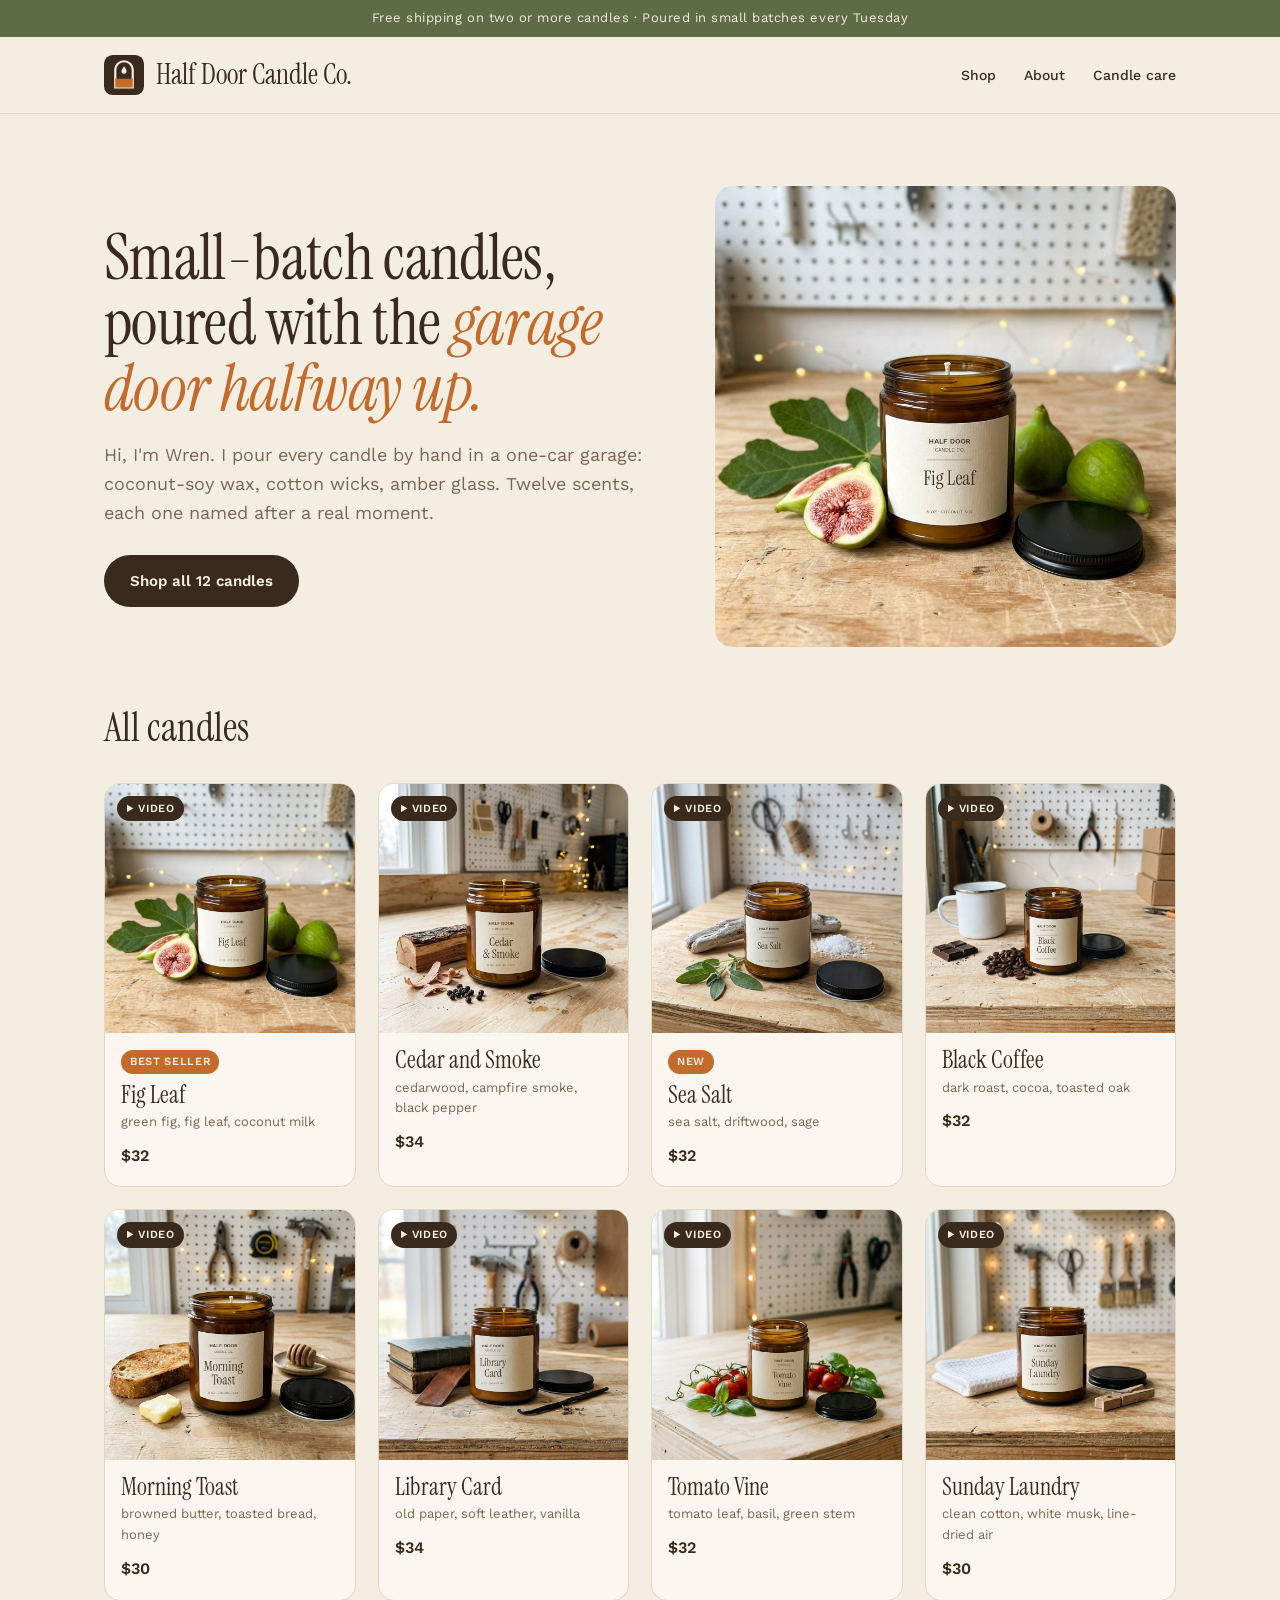
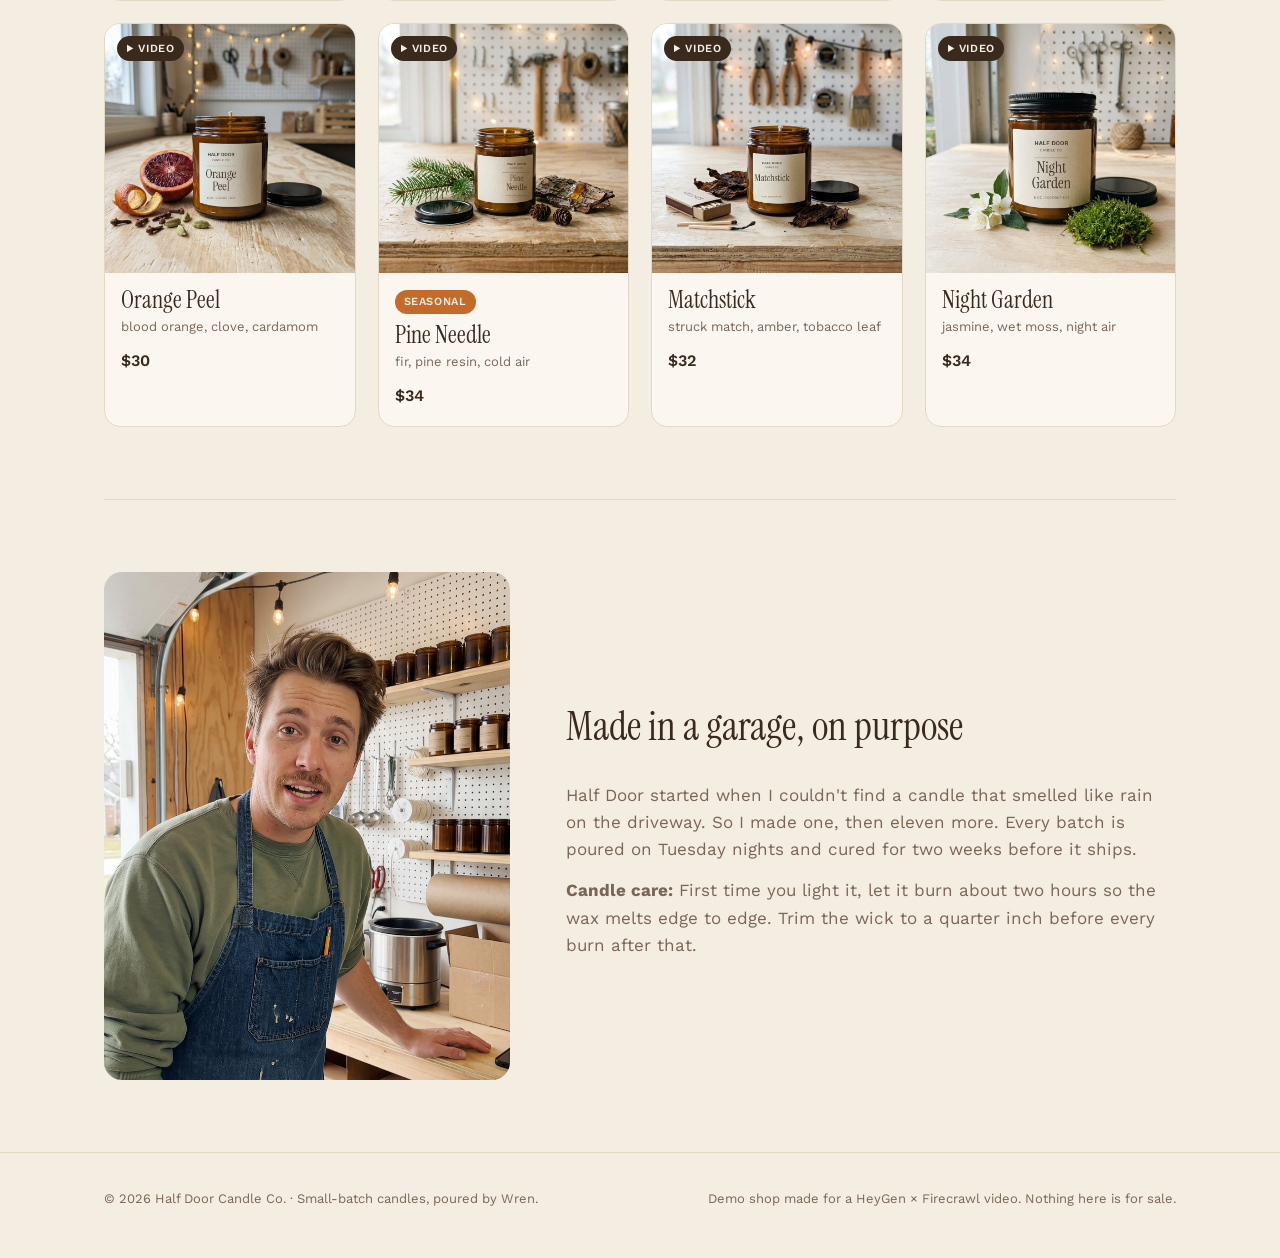
<file: index.html>
<!doctype html>
<html lang="en"><head><meta charset="utf-8"><meta name="viewport" content="width=device-width,initial-scale=1">
<title>Half Door Candle Co. · Small-batch candles</title><meta name="description" content="Small-batch candles, poured in a one-car garage with the door halfway up.">
<meta property="og:title" content="Half Door Candle Co. · Small-batch candles"><meta property="og:description" content="Small-batch candles, poured in a one-car garage with the door halfway up.">
<meta property="og:image" content="img/fig-leaf.jpg"><meta property="og:site_name" content="Half Door Candle Co.">
<link rel="icon" href="logo.svg"><link rel="preconnect" href="https://fonts.googleapis.com"><link rel="preconnect" href="https://fonts.gstatic.com" crossorigin><link href="https://fonts.googleapis.com/css2?family=Instrument+Serif:ital@0;1&family=Work+Sans:wght@400;500;600&display=swap" rel="stylesheet"><link rel="stylesheet" href="style.css"><script type="application/ld+json">{"@context": "https://schema.org", "@type": "Store", "name": "Half Door Candle Co.", "description": "Small-batch candles, poured in a one-car garage with the door halfway up.", "founder": {"@type": "Person", "name": "Wren"}, "logo": "logo.svg"}</script></head>
<body>
<div class="bar">Free shipping on two or more candles · Poured in small batches every Tuesday</div>
<header><div class="wrap"><a class="brand" href="index.html"><img src="logo.svg" alt="Half Door Candle Co. logo">Half Door Candle Co.</a>
<nav><a href="index.html#shop">Shop</a><a href="index.html#about">About</a><a href="index.html#care">Candle care</a></nav></div></header>
<main class="wrap">
<section class="hero"><div>
<h1>Small-batch candles, poured with the <em>garage door halfway up.</em></h1>
<p>Hi, I'm Wren. I pour every candle by hand in a one-car garage: coconut-soy wax, cotton wicks, amber glass. Twelve scents, each one named after a real moment.</p>
<a class="btn" href="#shop">Shop all 12 candles</a></div>
<img src="img/fig-leaf.jpg" alt="Fig Leaf candle with fresh figs on a plywood workbench"></section>
<section id="shop"><h2>All candles</h2><div class="grid"><a class="card" href="candles/fig-leaf/"><img src="img/fig-leaf.jpg" alt="Fig Leaf candle in an amber jar" loading="lazy"><span class="play">▶ Video</span><div class="meta"><span class="badge">Best seller</span><br><h3>Fig Leaf</h3><div class="notes">green fig, fig leaf, coconut milk</div><div class="price">$32</div></div></a><a class="card" href="candles/cedar-and-smoke/"><img src="img/cedar-and-smoke.jpg" alt="Cedar and Smoke candle in an amber jar" loading="lazy"><span class="play">▶ Video</span><div class="meta"><h3>Cedar and Smoke</h3><div class="notes">cedarwood, campfire smoke, black pepper</div><div class="price">$34</div></div></a><a class="card" href="candles/sea-salt/"><img src="img/sea-salt.jpg" alt="Sea Salt candle in an amber jar" loading="lazy"><span class="play">▶ Video</span><div class="meta"><span class="badge">New</span><br><h3>Sea Salt</h3><div class="notes">sea salt, driftwood, sage</div><div class="price">$32</div></div></a><a class="card" href="candles/black-coffee/"><img src="img/black-coffee.jpg" alt="Black Coffee candle in an amber jar" loading="lazy"><span class="play">▶ Video</span><div class="meta"><h3>Black Coffee</h3><div class="notes">dark roast, cocoa, toasted oak</div><div class="price">$32</div></div></a><a class="card" href="candles/morning-toast/"><img src="img/morning-toast.jpg" alt="Morning Toast candle in an amber jar" loading="lazy"><span class="play">▶ Video</span><div class="meta"><h3>Morning Toast</h3><div class="notes">browned butter, toasted bread, honey</div><div class="price">$30</div></div></a><a class="card" href="candles/library-card/"><img src="img/library-card.jpg" alt="Library Card candle in an amber jar" loading="lazy"><span class="play">▶ Video</span><div class="meta"><h3>Library Card</h3><div class="notes">old paper, soft leather, vanilla</div><div class="price">$34</div></div></a><a class="card" href="candles/tomato-vine/"><img src="img/tomato-vine.jpg" alt="Tomato Vine candle in an amber jar" loading="lazy"><span class="play">▶ Video</span><div class="meta"><h3>Tomato Vine</h3><div class="notes">tomato leaf, basil, green stem</div><div class="price">$32</div></div></a><a class="card" href="candles/sunday-laundry/"><img src="img/sunday-laundry.jpg" alt="Sunday Laundry candle in an amber jar" loading="lazy"><span class="play">▶ Video</span><div class="meta"><h3>Sunday Laundry</h3><div class="notes">clean cotton, white musk, line-dried air</div><div class="price">$30</div></div></a><a class="card" href="candles/orange-peel/"><img src="img/orange-peel.jpg" alt="Orange Peel candle in an amber jar" loading="lazy"><span class="play">▶ Video</span><div class="meta"><h3>Orange Peel</h3><div class="notes">blood orange, clove, cardamom</div><div class="price">$30</div></div></a><a class="card" href="candles/pine-needle/"><img src="img/pine-needle.jpg" alt="Pine Needle candle in an amber jar" loading="lazy"><span class="play">▶ Video</span><div class="meta"><span class="badge">Seasonal</span><br><h3>Pine Needle</h3><div class="notes">fir, pine resin, cold air</div><div class="price">$34</div></div></a><a class="card" href="candles/matchstick/"><img src="img/matchstick.jpg" alt="Matchstick candle in an amber jar" loading="lazy"><span class="play">▶ Video</span><div class="meta"><h3>Matchstick</h3><div class="notes">struck match, amber, tobacco leaf</div><div class="price">$32</div></div></a><a class="card" href="candles/night-garden/"><img src="img/night-garden.jpg" alt="Night Garden candle in an amber jar" loading="lazy"><span class="play">▶ Video</span><div class="meta"><h3>Night Garden</h3><div class="notes">jasmine, wet moss, night air</div><div class="price">$34</div></div></a></div></section>
<section class="about" id="about"><img src="img/wren.jpg" alt="Wren, the candle maker, in his garage studio">
<div><h2>Made in a garage, on purpose</h2>
<p>Half Door started when I couldn't find a candle that smelled like rain on the driveway. So I made one, then eleven more. Every batch is poured on Tuesday nights and cured for two weeks before it ships.</p>
<p id="care"><b>Candle care:</b> First time you light it, let it burn about two hours so the wax melts edge to edge. Trim the wick to a quarter inch before every burn after that.</p></div></section></main>
<footer><div class="wrap"><span>© 2026 Half Door Candle Co. · Small-batch candles, poured by Wren.</span>
<span>Demo shop made for a HeyGen × Firecrawl video. Nothing here is for sale.</span></div></footer>
<script>document.querySelectorAll('.vid').forEach(f=>{const v=f.querySelector('video'),b=f.querySelector('.snd');
b.addEventListener('click',()=>{v.muted=!v.muted;if(!v.muted){v.currentTime=0;v.play()}b.textContent=v.muted?'Tap for sound':'Mute'})})</script>
</body></html>
</file>
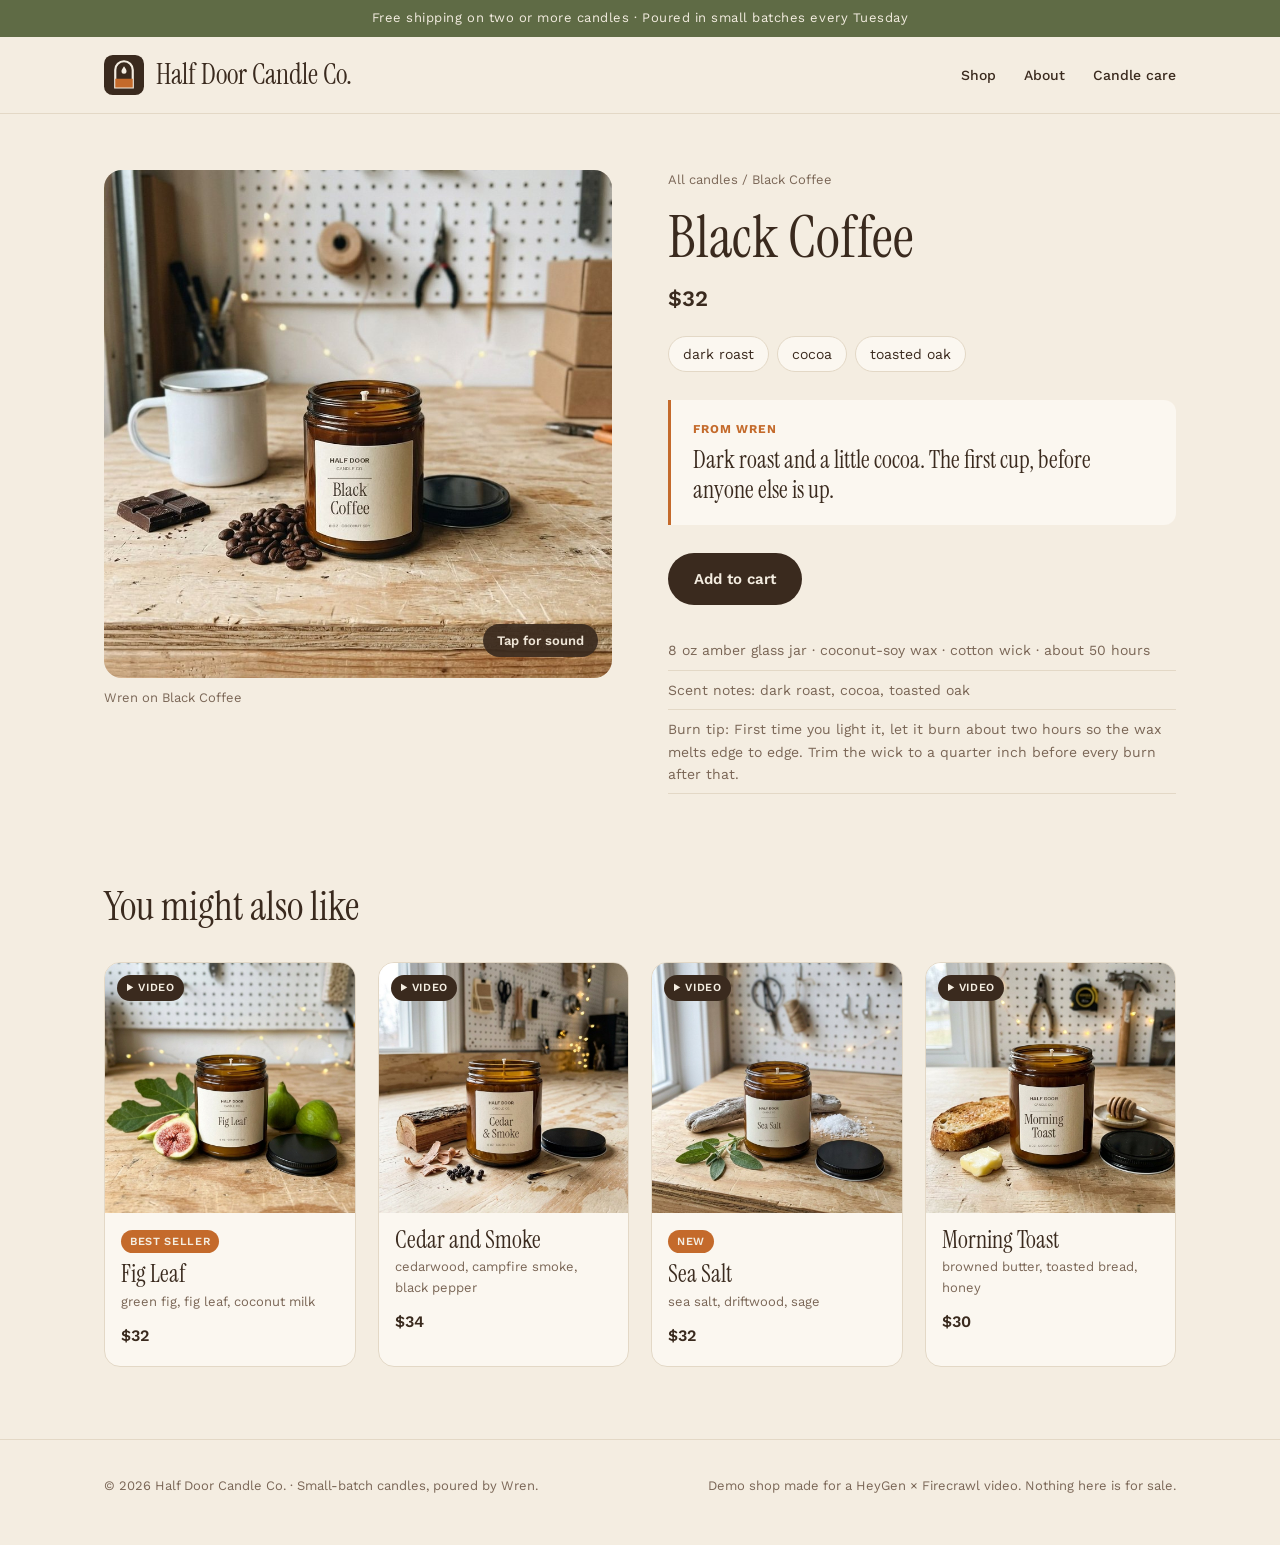
<file: candles/black-coffee/index.html>
<!doctype html>
<html lang="en"><head><meta charset="utf-8"><meta name="viewport" content="width=device-width,initial-scale=1">
<title>Black Coffee candle · Half Door Candle Co.</title><meta name="description" content="Black Coffee: dark roast, cocoa, toasted oak. Dark roast and a little cocoa. The first cup, before anyone else is up.">
<meta property="og:title" content="Black Coffee candle · Half Door Candle Co."><meta property="og:description" content="Black Coffee: dark roast, cocoa, toasted oak. Dark roast and a little cocoa. The first cup, before anyone else is up.">
<meta property="og:image" content="../../img/black-coffee.jpg"><meta property="og:site_name" content="Half Door Candle Co.">
<link rel="icon" href="../../logo.svg"><link rel="preconnect" href="https://fonts.googleapis.com"><link rel="preconnect" href="https://fonts.gstatic.com" crossorigin><link href="https://fonts.googleapis.com/css2?family=Instrument+Serif:ital@0;1&family=Work+Sans:wght@400;500;600&display=swap" rel="stylesheet"><link rel="stylesheet" href="../../style.css"><script type="application/ld+json">{"@context": "https://schema.org", "@type": "Product", "name": "Black Coffee candle", "brand": {"@type": "Brand", "name": "Half Door Candle Co."}, "description": "Dark roast and a little cocoa. The first cup, before anyone else is up.", "image": "img/black-coffee.jpg", "additionalProperty": [{"@type": "PropertyValue", "name": "Scent notes", "value": "dark roast, cocoa, toasted oak"}], "offers": {"@type": "Offer", "price": 32, "priceCurrency": "USD"}}</script></head>
<body>
<div class="bar">Free shipping on two or more candles · Poured in small batches every Tuesday</div>
<header><div class="wrap"><a class="brand" href="../../index.html"><img src="../../logo.svg" alt="Half Door Candle Co. logo">Half Door Candle Co.</a>
<nav><a href="../../index.html#shop">Shop</a><a href="../../index.html#about">About</a><a href="../../index.html#care">Candle care</a></nav></div></header>
<main class="wrap">
<section class="product"><figure class="vid"><video src="../../videos/black-coffee.mp4" poster="../../img/black-coffee.jpg" autoplay muted loop playsinline preload="metadata"></video>
<button class="snd" type="button">Tap for sound</button><figcaption>Wren on Black Coffee</figcaption></figure>
<div><div class="crumb"><a href="../../index.html#shop">All candles</a> / Black Coffee</div>

<h1>Black Coffee</h1><div class="price">$32</div>
<div class="notes"><span>dark roast</span><span>cocoa</span><span>toasted oak</span></div>
<div class="from"><b>From Wren</b><p>Dark roast and a little cocoa. The first cup, before anyone else is up.</p></div>
<a class="btn" href="#">Add to cart</a>
<ul class="specs"><li>8 oz amber glass jar · coconut-soy wax · cotton wick · about 50 hours</li><li>Scent notes: dark roast, cocoa, toasted oak</li><li>Burn tip: First time you light it, let it burn about two hours so the wax melts edge to edge. Trim the wick to a quarter inch before every burn after that.</li></ul></div></section>
<section><h2>You might also like</h2><div class="grid"><a class="card" href="../../candles/fig-leaf/"><img src="../../img/fig-leaf.jpg" alt="Fig Leaf candle in an amber jar" loading="lazy"><span class="play">▶ Video</span><div class="meta"><span class="badge">Best seller</span><br><h3>Fig Leaf</h3><div class="notes">green fig, fig leaf, coconut milk</div><div class="price">$32</div></div></a><a class="card" href="../../candles/cedar-and-smoke/"><img src="../../img/cedar-and-smoke.jpg" alt="Cedar and Smoke candle in an amber jar" loading="lazy"><span class="play">▶ Video</span><div class="meta"><h3>Cedar and Smoke</h3><div class="notes">cedarwood, campfire smoke, black pepper</div><div class="price">$34</div></div></a><a class="card" href="../../candles/sea-salt/"><img src="../../img/sea-salt.jpg" alt="Sea Salt candle in an amber jar" loading="lazy"><span class="play">▶ Video</span><div class="meta"><span class="badge">New</span><br><h3>Sea Salt</h3><div class="notes">sea salt, driftwood, sage</div><div class="price">$32</div></div></a><a class="card" href="../../candles/morning-toast/"><img src="../../img/morning-toast.jpg" alt="Morning Toast candle in an amber jar" loading="lazy"><span class="play">▶ Video</span><div class="meta"><h3>Morning Toast</h3><div class="notes">browned butter, toasted bread, honey</div><div class="price">$30</div></div></a></div></section></main>
<footer><div class="wrap"><span>© 2026 Half Door Candle Co. · Small-batch candles, poured by Wren.</span>
<span>Demo shop made for a HeyGen × Firecrawl video. Nothing here is for sale.</span></div></footer>
<script>document.querySelectorAll('.vid').forEach(f=>{const v=f.querySelector('video'),b=f.querySelector('.snd');
b.addEventListener('click',()=>{v.muted=!v.muted;if(!v.muted){v.currentTime=0;v.play()}b.textContent=v.muted?'Tap for sound':'Mute'})})</script>
</body></html>
</file>
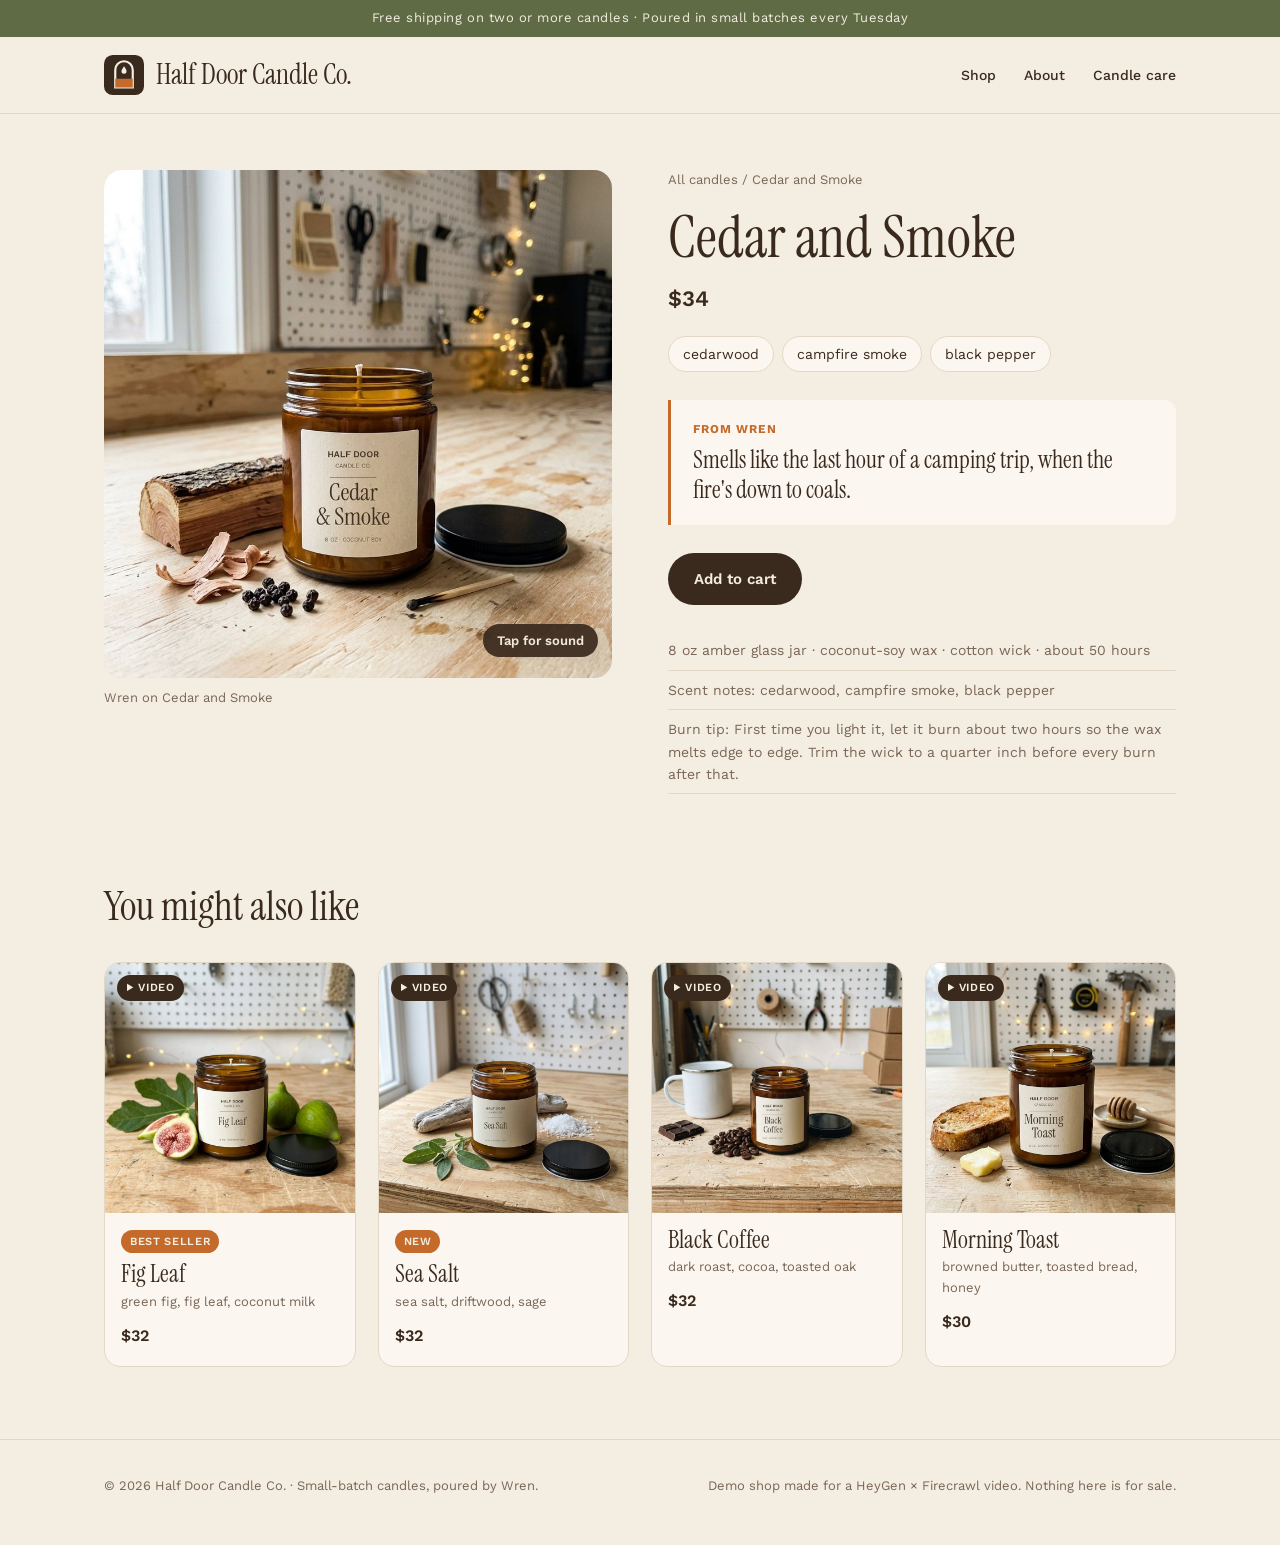
<file: candles/cedar-and-smoke/index.html>
<!doctype html>
<html lang="en"><head><meta charset="utf-8"><meta name="viewport" content="width=device-width,initial-scale=1">
<title>Cedar and Smoke candle · Half Door Candle Co.</title><meta name="description" content="Cedar and Smoke: cedarwood, campfire smoke, black pepper. Smells like the last hour of a camping trip, when the fire&#x27;s down to coals.">
<meta property="og:title" content="Cedar and Smoke candle · Half Door Candle Co."><meta property="og:description" content="Cedar and Smoke: cedarwood, campfire smoke, black pepper. Smells like the last hour of a camping trip, when the fire&#x27;s down to coals.">
<meta property="og:image" content="../../img/cedar-and-smoke.jpg"><meta property="og:site_name" content="Half Door Candle Co.">
<link rel="icon" href="../../logo.svg"><link rel="preconnect" href="https://fonts.googleapis.com"><link rel="preconnect" href="https://fonts.gstatic.com" crossorigin><link href="https://fonts.googleapis.com/css2?family=Instrument+Serif:ital@0;1&family=Work+Sans:wght@400;500;600&display=swap" rel="stylesheet"><link rel="stylesheet" href="../../style.css"><script type="application/ld+json">{"@context": "https://schema.org", "@type": "Product", "name": "Cedar and Smoke candle", "brand": {"@type": "Brand", "name": "Half Door Candle Co."}, "description": "Smells like the last hour of a camping trip, when the fire's down to coals.", "image": "img/cedar-and-smoke.jpg", "additionalProperty": [{"@type": "PropertyValue", "name": "Scent notes", "value": "cedarwood, campfire smoke, black pepper"}], "offers": {"@type": "Offer", "price": 34, "priceCurrency": "USD"}}</script></head>
<body>
<div class="bar">Free shipping on two or more candles · Poured in small batches every Tuesday</div>
<header><div class="wrap"><a class="brand" href="../../index.html"><img src="../../logo.svg" alt="Half Door Candle Co. logo">Half Door Candle Co.</a>
<nav><a href="../../index.html#shop">Shop</a><a href="../../index.html#about">About</a><a href="../../index.html#care">Candle care</a></nav></div></header>
<main class="wrap">
<section class="product"><figure class="vid"><video src="../../videos/cedar-and-smoke.mp4" poster="../../img/cedar-and-smoke.jpg" autoplay muted loop playsinline preload="metadata"></video>
<button class="snd" type="button">Tap for sound</button><figcaption>Wren on Cedar and Smoke</figcaption></figure>
<div><div class="crumb"><a href="../../index.html#shop">All candles</a> / Cedar and Smoke</div>

<h1>Cedar and Smoke</h1><div class="price">$34</div>
<div class="notes"><span>cedarwood</span><span>campfire smoke</span><span>black pepper</span></div>
<div class="from"><b>From Wren</b><p>Smells like the last hour of a camping trip, when the fire's down to coals.</p></div>
<a class="btn" href="#">Add to cart</a>
<ul class="specs"><li>8 oz amber glass jar · coconut-soy wax · cotton wick · about 50 hours</li><li>Scent notes: cedarwood, campfire smoke, black pepper</li><li>Burn tip: First time you light it, let it burn about two hours so the wax melts edge to edge. Trim the wick to a quarter inch before every burn after that.</li></ul></div></section>
<section><h2>You might also like</h2><div class="grid"><a class="card" href="../../candles/fig-leaf/"><img src="../../img/fig-leaf.jpg" alt="Fig Leaf candle in an amber jar" loading="lazy"><span class="play">▶ Video</span><div class="meta"><span class="badge">Best seller</span><br><h3>Fig Leaf</h3><div class="notes">green fig, fig leaf, coconut milk</div><div class="price">$32</div></div></a><a class="card" href="../../candles/sea-salt/"><img src="../../img/sea-salt.jpg" alt="Sea Salt candle in an amber jar" loading="lazy"><span class="play">▶ Video</span><div class="meta"><span class="badge">New</span><br><h3>Sea Salt</h3><div class="notes">sea salt, driftwood, sage</div><div class="price">$32</div></div></a><a class="card" href="../../candles/black-coffee/"><img src="../../img/black-coffee.jpg" alt="Black Coffee candle in an amber jar" loading="lazy"><span class="play">▶ Video</span><div class="meta"><h3>Black Coffee</h3><div class="notes">dark roast, cocoa, toasted oak</div><div class="price">$32</div></div></a><a class="card" href="../../candles/morning-toast/"><img src="../../img/morning-toast.jpg" alt="Morning Toast candle in an amber jar" loading="lazy"><span class="play">▶ Video</span><div class="meta"><h3>Morning Toast</h3><div class="notes">browned butter, toasted bread, honey</div><div class="price">$30</div></div></a></div></section></main>
<footer><div class="wrap"><span>© 2026 Half Door Candle Co. · Small-batch candles, poured by Wren.</span>
<span>Demo shop made for a HeyGen × Firecrawl video. Nothing here is for sale.</span></div></footer>
<script>document.querySelectorAll('.vid').forEach(f=>{const v=f.querySelector('video'),b=f.querySelector('.snd');
b.addEventListener('click',()=>{v.muted=!v.muted;if(!v.muted){v.currentTime=0;v.play()}b.textContent=v.muted?'Tap for sound':'Mute'})})</script>
</body></html>
</file>
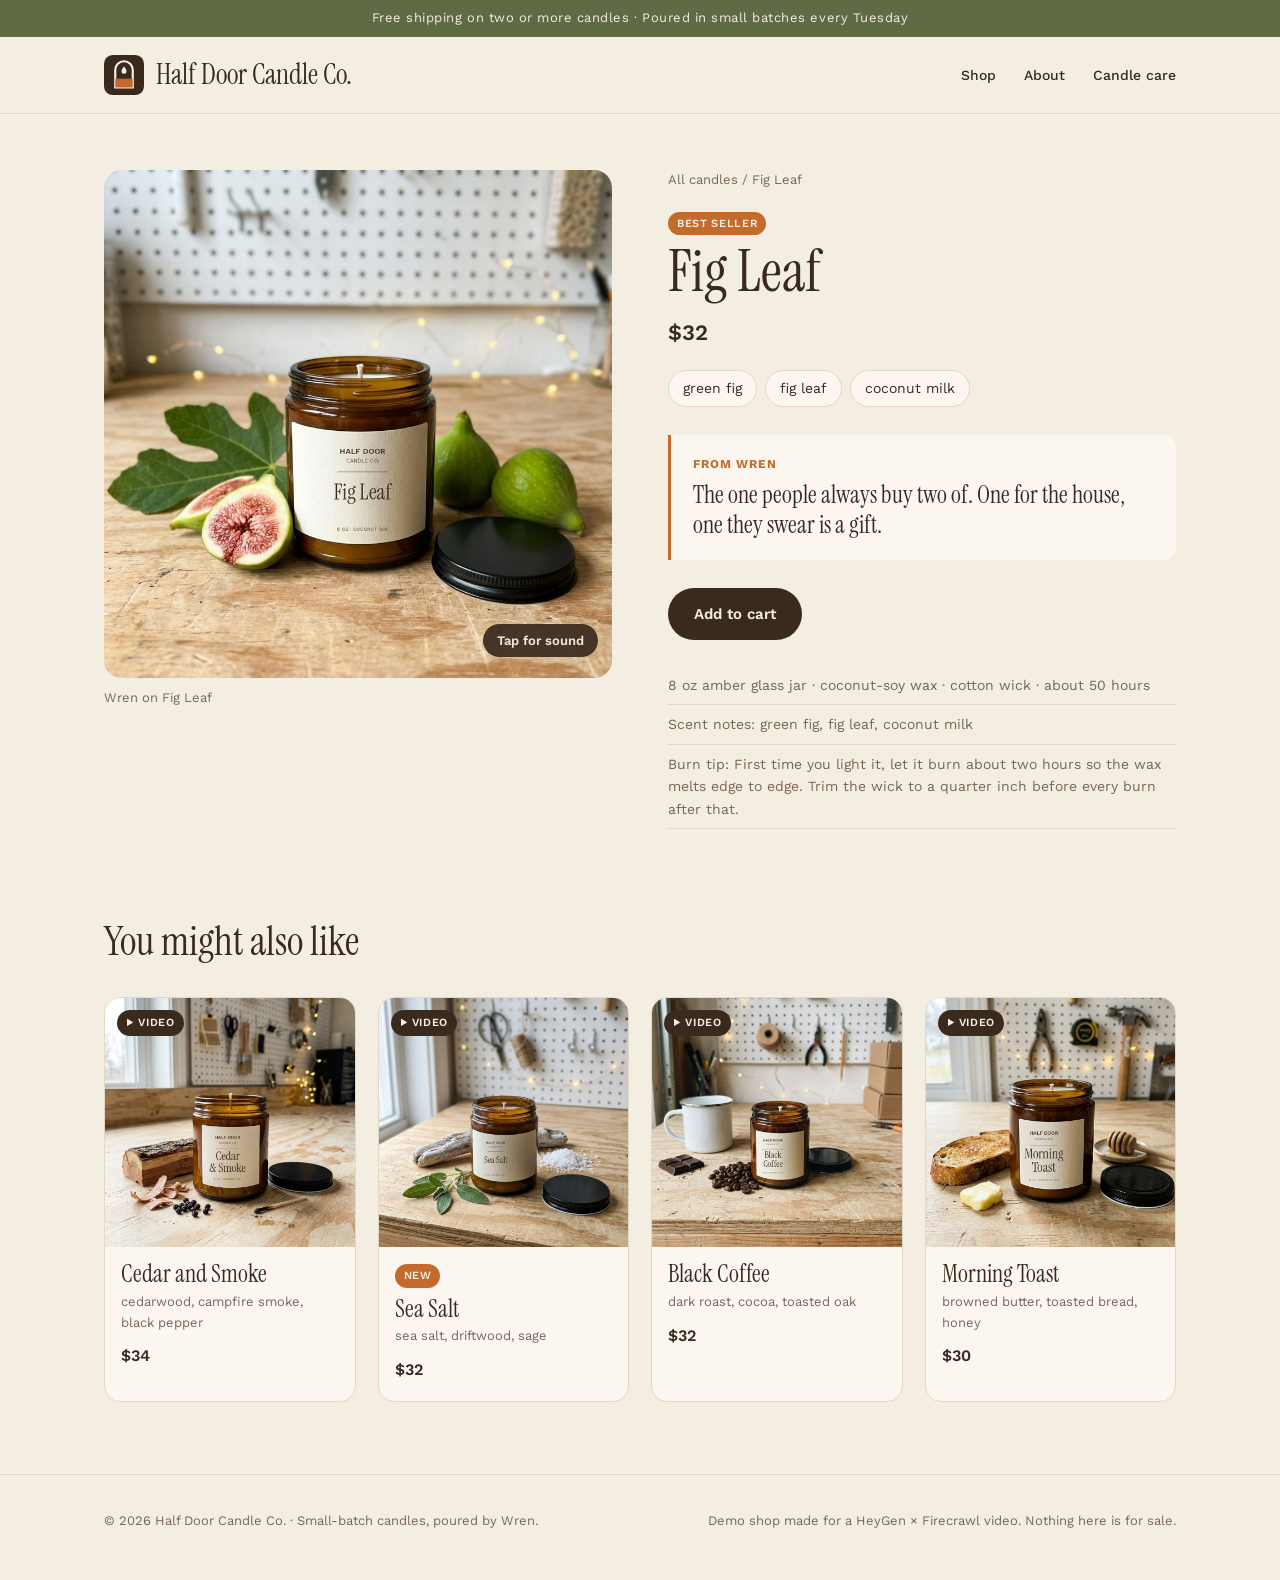
<file: candles/fig-leaf/index.html>
<!doctype html>
<html lang="en"><head><meta charset="utf-8"><meta name="viewport" content="width=device-width,initial-scale=1">
<title>Fig Leaf candle · Half Door Candle Co.</title><meta name="description" content="Fig Leaf: green fig, fig leaf, coconut milk. The one people always buy two of. One for the house, one they swear is a gift.">
<meta property="og:title" content="Fig Leaf candle · Half Door Candle Co."><meta property="og:description" content="Fig Leaf: green fig, fig leaf, coconut milk. The one people always buy two of. One for the house, one they swear is a gift.">
<meta property="og:image" content="../../img/fig-leaf.jpg"><meta property="og:site_name" content="Half Door Candle Co.">
<link rel="icon" href="../../logo.svg"><link rel="preconnect" href="https://fonts.googleapis.com"><link rel="preconnect" href="https://fonts.gstatic.com" crossorigin><link href="https://fonts.googleapis.com/css2?family=Instrument+Serif:ital@0;1&family=Work+Sans:wght@400;500;600&display=swap" rel="stylesheet"><link rel="stylesheet" href="../../style.css"><script type="application/ld+json">{"@context": "https://schema.org", "@type": "Product", "name": "Fig Leaf candle", "brand": {"@type": "Brand", "name": "Half Door Candle Co."}, "description": "The one people always buy two of. One for the house, one they swear is a gift.", "image": "img/fig-leaf.jpg", "additionalProperty": [{"@type": "PropertyValue", "name": "Scent notes", "value": "green fig, fig leaf, coconut milk"}], "offers": {"@type": "Offer", "price": 32, "priceCurrency": "USD"}}</script></head>
<body>
<div class="bar">Free shipping on two or more candles · Poured in small batches every Tuesday</div>
<header><div class="wrap"><a class="brand" href="../../index.html"><img src="../../logo.svg" alt="Half Door Candle Co. logo">Half Door Candle Co.</a>
<nav><a href="../../index.html#shop">Shop</a><a href="../../index.html#about">About</a><a href="../../index.html#care">Candle care</a></nav></div></header>
<main class="wrap">
<section class="product"><figure class="vid"><video src="../../videos/fig-leaf.mp4" poster="../../img/fig-leaf.jpg" autoplay muted loop playsinline preload="metadata"></video>
<button class="snd" type="button">Tap for sound</button><figcaption>Wren on Fig Leaf</figcaption></figure>
<div><div class="crumb"><a href="../../index.html#shop">All candles</a> / Fig Leaf</div>
<span class="badge">Best seller</span>
<h1>Fig Leaf</h1><div class="price">$32</div>
<div class="notes"><span>green fig</span><span>fig leaf</span><span>coconut milk</span></div>
<div class="from"><b>From Wren</b><p>The one people always buy two of. One for the house, one they swear is a gift.</p></div>
<a class="btn" href="#">Add to cart</a>
<ul class="specs"><li>8 oz amber glass jar · coconut-soy wax · cotton wick · about 50 hours</li><li>Scent notes: green fig, fig leaf, coconut milk</li><li>Burn tip: First time you light it, let it burn about two hours so the wax melts edge to edge. Trim the wick to a quarter inch before every burn after that.</li></ul></div></section>
<section><h2>You might also like</h2><div class="grid"><a class="card" href="../../candles/cedar-and-smoke/"><img src="../../img/cedar-and-smoke.jpg" alt="Cedar and Smoke candle in an amber jar" loading="lazy"><span class="play">▶ Video</span><div class="meta"><h3>Cedar and Smoke</h3><div class="notes">cedarwood, campfire smoke, black pepper</div><div class="price">$34</div></div></a><a class="card" href="../../candles/sea-salt/"><img src="../../img/sea-salt.jpg" alt="Sea Salt candle in an amber jar" loading="lazy"><span class="play">▶ Video</span><div class="meta"><span class="badge">New</span><br><h3>Sea Salt</h3><div class="notes">sea salt, driftwood, sage</div><div class="price">$32</div></div></a><a class="card" href="../../candles/black-coffee/"><img src="../../img/black-coffee.jpg" alt="Black Coffee candle in an amber jar" loading="lazy"><span class="play">▶ Video</span><div class="meta"><h3>Black Coffee</h3><div class="notes">dark roast, cocoa, toasted oak</div><div class="price">$32</div></div></a><a class="card" href="../../candles/morning-toast/"><img src="../../img/morning-toast.jpg" alt="Morning Toast candle in an amber jar" loading="lazy"><span class="play">▶ Video</span><div class="meta"><h3>Morning Toast</h3><div class="notes">browned butter, toasted bread, honey</div><div class="price">$30</div></div></a></div></section></main>
<footer><div class="wrap"><span>© 2026 Half Door Candle Co. · Small-batch candles, poured by Wren.</span>
<span>Demo shop made for a HeyGen × Firecrawl video. Nothing here is for sale.</span></div></footer>
<script>document.querySelectorAll('.vid').forEach(f=>{const v=f.querySelector('video'),b=f.querySelector('.snd');
b.addEventListener('click',()=>{v.muted=!v.muted;if(!v.muted){v.currentTime=0;v.play()}b.textContent=v.muted?'Tap for sound':'Mute'})})</script>
</body></html>
</file>
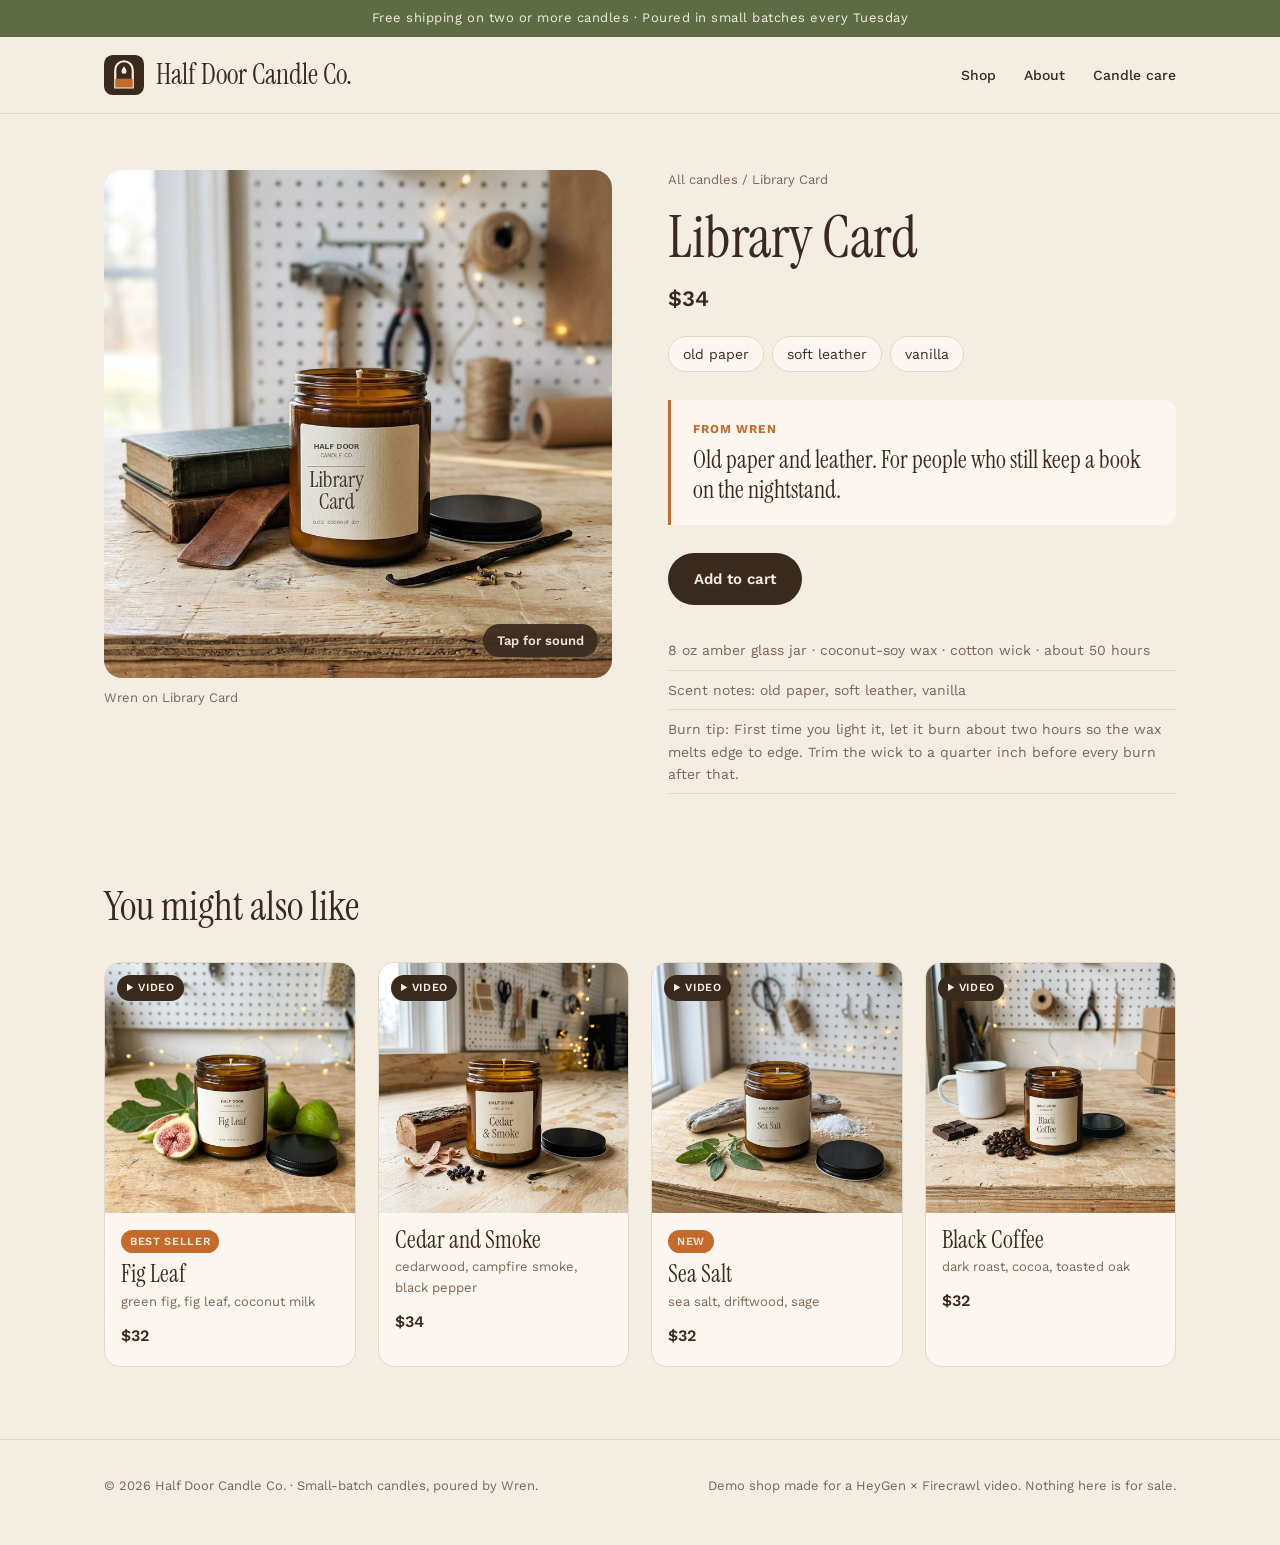
<file: candles/library-card/index.html>
<!doctype html>
<html lang="en"><head><meta charset="utf-8"><meta name="viewport" content="width=device-width,initial-scale=1">
<title>Library Card candle · Half Door Candle Co.</title><meta name="description" content="Library Card: old paper, soft leather, vanilla. Old paper and leather. For people who still keep a book on the nightstand.">
<meta property="og:title" content="Library Card candle · Half Door Candle Co."><meta property="og:description" content="Library Card: old paper, soft leather, vanilla. Old paper and leather. For people who still keep a book on the nightstand.">
<meta property="og:image" content="../../img/library-card.jpg"><meta property="og:site_name" content="Half Door Candle Co.">
<link rel="icon" href="../../logo.svg"><link rel="preconnect" href="https://fonts.googleapis.com"><link rel="preconnect" href="https://fonts.gstatic.com" crossorigin><link href="https://fonts.googleapis.com/css2?family=Instrument+Serif:ital@0;1&family=Work+Sans:wght@400;500;600&display=swap" rel="stylesheet"><link rel="stylesheet" href="../../style.css"><script type="application/ld+json">{"@context": "https://schema.org", "@type": "Product", "name": "Library Card candle", "brand": {"@type": "Brand", "name": "Half Door Candle Co."}, "description": "Old paper and leather. For people who still keep a book on the nightstand.", "image": "img/library-card.jpg", "additionalProperty": [{"@type": "PropertyValue", "name": "Scent notes", "value": "old paper, soft leather, vanilla"}], "offers": {"@type": "Offer", "price": 34, "priceCurrency": "USD"}}</script></head>
<body>
<div class="bar">Free shipping on two or more candles · Poured in small batches every Tuesday</div>
<header><div class="wrap"><a class="brand" href="../../index.html"><img src="../../logo.svg" alt="Half Door Candle Co. logo">Half Door Candle Co.</a>
<nav><a href="../../index.html#shop">Shop</a><a href="../../index.html#about">About</a><a href="../../index.html#care">Candle care</a></nav></div></header>
<main class="wrap">
<section class="product"><figure class="vid"><video src="../../videos/library-card.mp4" poster="../../img/library-card.jpg" autoplay muted loop playsinline preload="metadata"></video>
<button class="snd" type="button">Tap for sound</button><figcaption>Wren on Library Card</figcaption></figure>
<div><div class="crumb"><a href="../../index.html#shop">All candles</a> / Library Card</div>

<h1>Library Card</h1><div class="price">$34</div>
<div class="notes"><span>old paper</span><span>soft leather</span><span>vanilla</span></div>
<div class="from"><b>From Wren</b><p>Old paper and leather. For people who still keep a book on the nightstand.</p></div>
<a class="btn" href="#">Add to cart</a>
<ul class="specs"><li>8 oz amber glass jar · coconut-soy wax · cotton wick · about 50 hours</li><li>Scent notes: old paper, soft leather, vanilla</li><li>Burn tip: First time you light it, let it burn about two hours so the wax melts edge to edge. Trim the wick to a quarter inch before every burn after that.</li></ul></div></section>
<section><h2>You might also like</h2><div class="grid"><a class="card" href="../../candles/fig-leaf/"><img src="../../img/fig-leaf.jpg" alt="Fig Leaf candle in an amber jar" loading="lazy"><span class="play">▶ Video</span><div class="meta"><span class="badge">Best seller</span><br><h3>Fig Leaf</h3><div class="notes">green fig, fig leaf, coconut milk</div><div class="price">$32</div></div></a><a class="card" href="../../candles/cedar-and-smoke/"><img src="../../img/cedar-and-smoke.jpg" alt="Cedar and Smoke candle in an amber jar" loading="lazy"><span class="play">▶ Video</span><div class="meta"><h3>Cedar and Smoke</h3><div class="notes">cedarwood, campfire smoke, black pepper</div><div class="price">$34</div></div></a><a class="card" href="../../candles/sea-salt/"><img src="../../img/sea-salt.jpg" alt="Sea Salt candle in an amber jar" loading="lazy"><span class="play">▶ Video</span><div class="meta"><span class="badge">New</span><br><h3>Sea Salt</h3><div class="notes">sea salt, driftwood, sage</div><div class="price">$32</div></div></a><a class="card" href="../../candles/black-coffee/"><img src="../../img/black-coffee.jpg" alt="Black Coffee candle in an amber jar" loading="lazy"><span class="play">▶ Video</span><div class="meta"><h3>Black Coffee</h3><div class="notes">dark roast, cocoa, toasted oak</div><div class="price">$32</div></div></a></div></section></main>
<footer><div class="wrap"><span>© 2026 Half Door Candle Co. · Small-batch candles, poured by Wren.</span>
<span>Demo shop made for a HeyGen × Firecrawl video. Nothing here is for sale.</span></div></footer>
<script>document.querySelectorAll('.vid').forEach(f=>{const v=f.querySelector('video'),b=f.querySelector('.snd');
b.addEventListener('click',()=>{v.muted=!v.muted;if(!v.muted){v.currentTime=0;v.play()}b.textContent=v.muted?'Tap for sound':'Mute'})})</script>
</body></html>
</file>
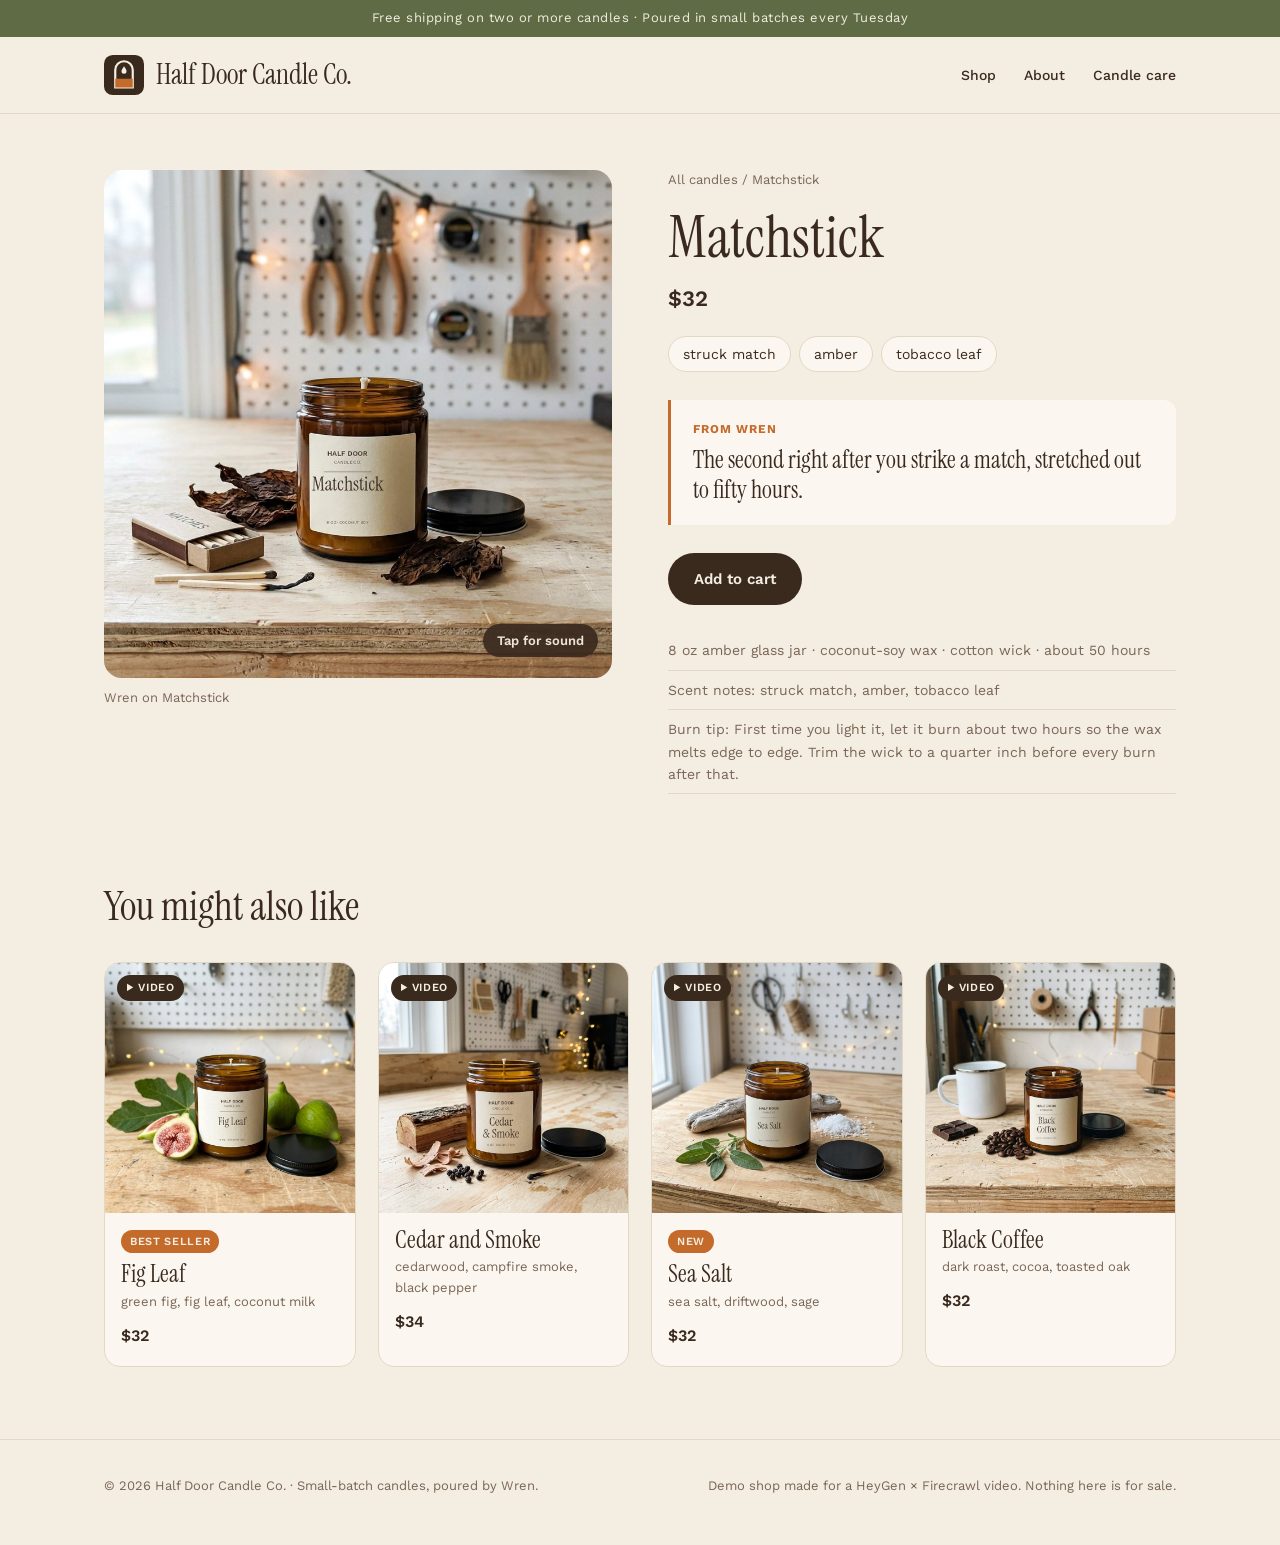
<file: candles/matchstick/index.html>
<!doctype html>
<html lang="en"><head><meta charset="utf-8"><meta name="viewport" content="width=device-width,initial-scale=1">
<title>Matchstick candle · Half Door Candle Co.</title><meta name="description" content="Matchstick: struck match, amber, tobacco leaf. The second right after you strike a match, stretched out to fifty hours.">
<meta property="og:title" content="Matchstick candle · Half Door Candle Co."><meta property="og:description" content="Matchstick: struck match, amber, tobacco leaf. The second right after you strike a match, stretched out to fifty hours.">
<meta property="og:image" content="../../img/matchstick.jpg"><meta property="og:site_name" content="Half Door Candle Co.">
<link rel="icon" href="../../logo.svg"><link rel="preconnect" href="https://fonts.googleapis.com"><link rel="preconnect" href="https://fonts.gstatic.com" crossorigin><link href="https://fonts.googleapis.com/css2?family=Instrument+Serif:ital@0;1&family=Work+Sans:wght@400;500;600&display=swap" rel="stylesheet"><link rel="stylesheet" href="../../style.css"><script type="application/ld+json">{"@context": "https://schema.org", "@type": "Product", "name": "Matchstick candle", "brand": {"@type": "Brand", "name": "Half Door Candle Co."}, "description": "The second right after you strike a match, stretched out to fifty hours.", "image": "img/matchstick.jpg", "additionalProperty": [{"@type": "PropertyValue", "name": "Scent notes", "value": "struck match, amber, tobacco leaf"}], "offers": {"@type": "Offer", "price": 32, "priceCurrency": "USD"}}</script></head>
<body>
<div class="bar">Free shipping on two or more candles · Poured in small batches every Tuesday</div>
<header><div class="wrap"><a class="brand" href="../../index.html"><img src="../../logo.svg" alt="Half Door Candle Co. logo">Half Door Candle Co.</a>
<nav><a href="../../index.html#shop">Shop</a><a href="../../index.html#about">About</a><a href="../../index.html#care">Candle care</a></nav></div></header>
<main class="wrap">
<section class="product"><figure class="vid"><video src="../../videos/matchstick.mp4" poster="../../img/matchstick.jpg" autoplay muted loop playsinline preload="metadata"></video>
<button class="snd" type="button">Tap for sound</button><figcaption>Wren on Matchstick</figcaption></figure>
<div><div class="crumb"><a href="../../index.html#shop">All candles</a> / Matchstick</div>

<h1>Matchstick</h1><div class="price">$32</div>
<div class="notes"><span>struck match</span><span>amber</span><span>tobacco leaf</span></div>
<div class="from"><b>From Wren</b><p>The second right after you strike a match, stretched out to fifty hours.</p></div>
<a class="btn" href="#">Add to cart</a>
<ul class="specs"><li>8 oz amber glass jar · coconut-soy wax · cotton wick · about 50 hours</li><li>Scent notes: struck match, amber, tobacco leaf</li><li>Burn tip: First time you light it, let it burn about two hours so the wax melts edge to edge. Trim the wick to a quarter inch before every burn after that.</li></ul></div></section>
<section><h2>You might also like</h2><div class="grid"><a class="card" href="../../candles/fig-leaf/"><img src="../../img/fig-leaf.jpg" alt="Fig Leaf candle in an amber jar" loading="lazy"><span class="play">▶ Video</span><div class="meta"><span class="badge">Best seller</span><br><h3>Fig Leaf</h3><div class="notes">green fig, fig leaf, coconut milk</div><div class="price">$32</div></div></a><a class="card" href="../../candles/cedar-and-smoke/"><img src="../../img/cedar-and-smoke.jpg" alt="Cedar and Smoke candle in an amber jar" loading="lazy"><span class="play">▶ Video</span><div class="meta"><h3>Cedar and Smoke</h3><div class="notes">cedarwood, campfire smoke, black pepper</div><div class="price">$34</div></div></a><a class="card" href="../../candles/sea-salt/"><img src="../../img/sea-salt.jpg" alt="Sea Salt candle in an amber jar" loading="lazy"><span class="play">▶ Video</span><div class="meta"><span class="badge">New</span><br><h3>Sea Salt</h3><div class="notes">sea salt, driftwood, sage</div><div class="price">$32</div></div></a><a class="card" href="../../candles/black-coffee/"><img src="../../img/black-coffee.jpg" alt="Black Coffee candle in an amber jar" loading="lazy"><span class="play">▶ Video</span><div class="meta"><h3>Black Coffee</h3><div class="notes">dark roast, cocoa, toasted oak</div><div class="price">$32</div></div></a></div></section></main>
<footer><div class="wrap"><span>© 2026 Half Door Candle Co. · Small-batch candles, poured by Wren.</span>
<span>Demo shop made for a HeyGen × Firecrawl video. Nothing here is for sale.</span></div></footer>
<script>document.querySelectorAll('.vid').forEach(f=>{const v=f.querySelector('video'),b=f.querySelector('.snd');
b.addEventListener('click',()=>{v.muted=!v.muted;if(!v.muted){v.currentTime=0;v.play()}b.textContent=v.muted?'Tap for sound':'Mute'})})</script>
</body></html>
</file>
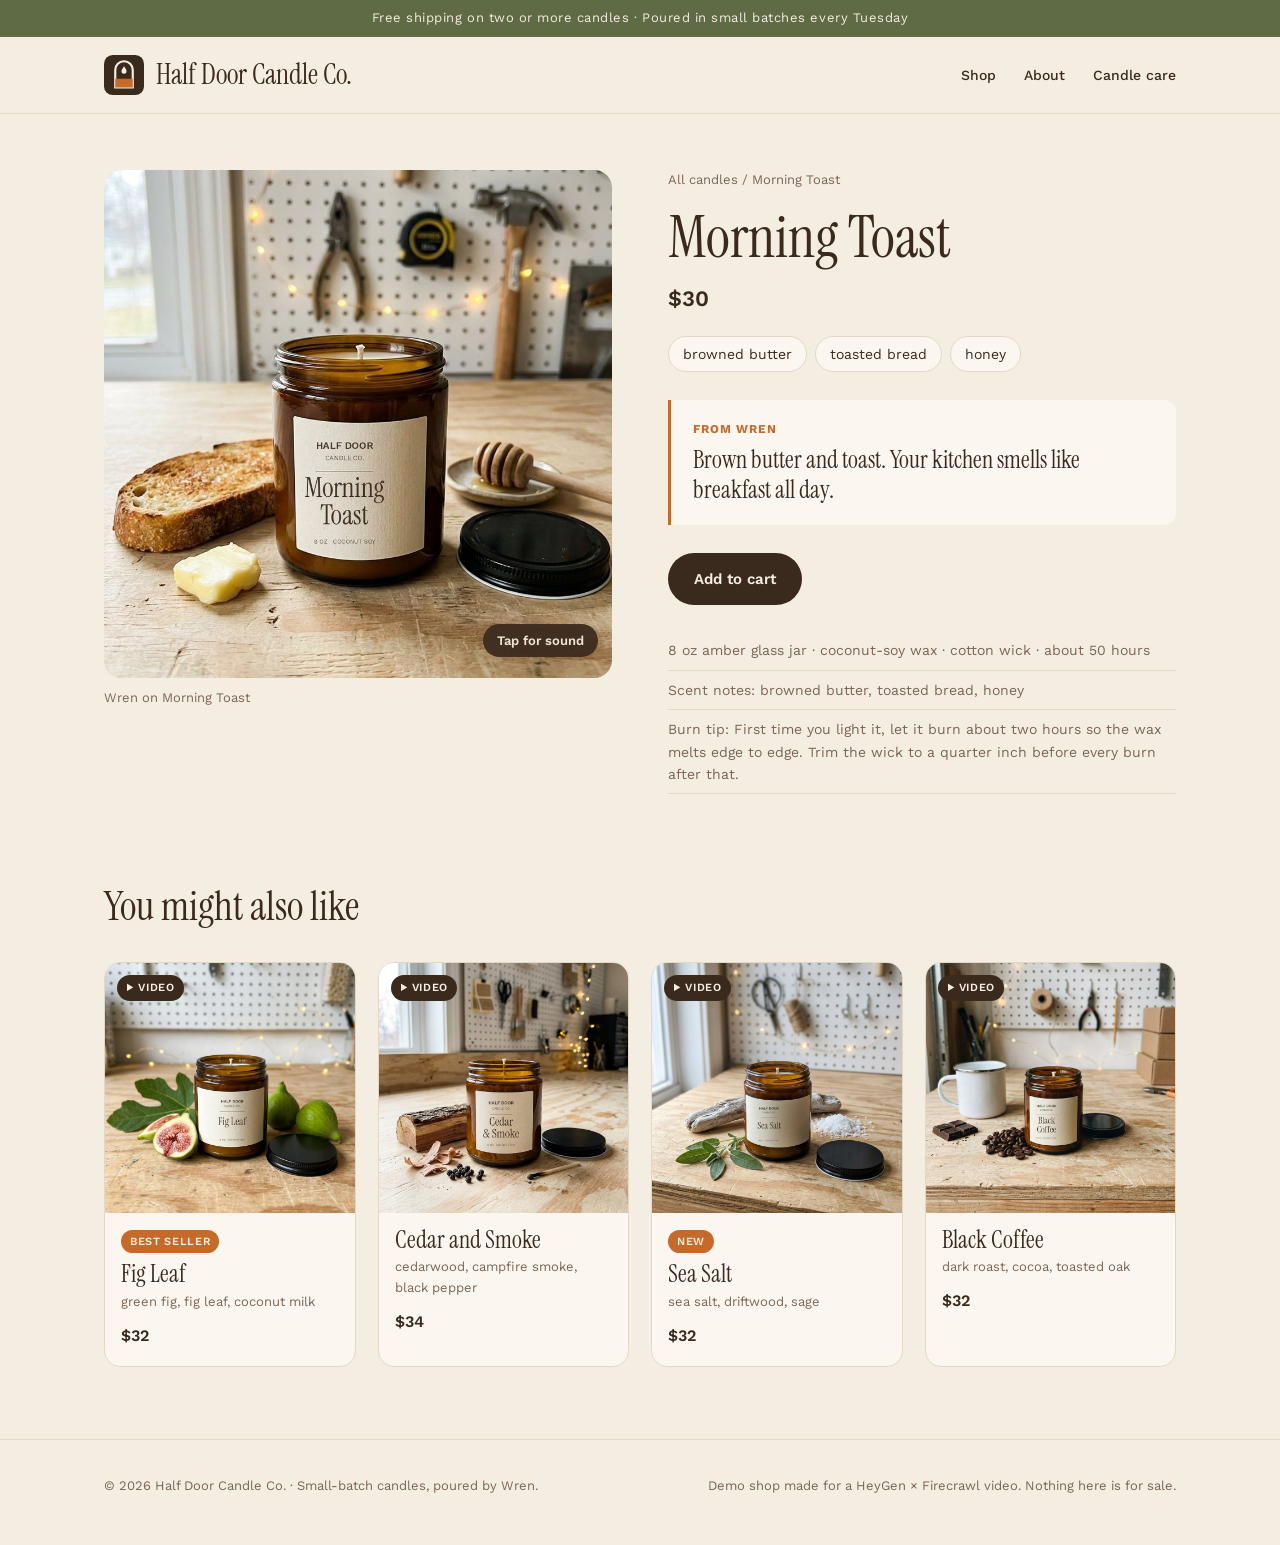
<file: candles/morning-toast/index.html>
<!doctype html>
<html lang="en"><head><meta charset="utf-8"><meta name="viewport" content="width=device-width,initial-scale=1">
<title>Morning Toast candle · Half Door Candle Co.</title><meta name="description" content="Morning Toast: browned butter, toasted bread, honey. Brown butter and toast. Your kitchen smells like breakfast all day.">
<meta property="og:title" content="Morning Toast candle · Half Door Candle Co."><meta property="og:description" content="Morning Toast: browned butter, toasted bread, honey. Brown butter and toast. Your kitchen smells like breakfast all day.">
<meta property="og:image" content="../../img/morning-toast.jpg"><meta property="og:site_name" content="Half Door Candle Co.">
<link rel="icon" href="../../logo.svg"><link rel="preconnect" href="https://fonts.googleapis.com"><link rel="preconnect" href="https://fonts.gstatic.com" crossorigin><link href="https://fonts.googleapis.com/css2?family=Instrument+Serif:ital@0;1&family=Work+Sans:wght@400;500;600&display=swap" rel="stylesheet"><link rel="stylesheet" href="../../style.css"><script type="application/ld+json">{"@context": "https://schema.org", "@type": "Product", "name": "Morning Toast candle", "brand": {"@type": "Brand", "name": "Half Door Candle Co."}, "description": "Brown butter and toast. Your kitchen smells like breakfast all day.", "image": "img/morning-toast.jpg", "additionalProperty": [{"@type": "PropertyValue", "name": "Scent notes", "value": "browned butter, toasted bread, honey"}], "offers": {"@type": "Offer", "price": 30, "priceCurrency": "USD"}}</script></head>
<body>
<div class="bar">Free shipping on two or more candles · Poured in small batches every Tuesday</div>
<header><div class="wrap"><a class="brand" href="../../index.html"><img src="../../logo.svg" alt="Half Door Candle Co. logo">Half Door Candle Co.</a>
<nav><a href="../../index.html#shop">Shop</a><a href="../../index.html#about">About</a><a href="../../index.html#care">Candle care</a></nav></div></header>
<main class="wrap">
<section class="product"><figure class="vid"><video src="../../videos/morning-toast.mp4" poster="../../img/morning-toast.jpg" autoplay muted loop playsinline preload="metadata"></video>
<button class="snd" type="button">Tap for sound</button><figcaption>Wren on Morning Toast</figcaption></figure>
<div><div class="crumb"><a href="../../index.html#shop">All candles</a> / Morning Toast</div>

<h1>Morning Toast</h1><div class="price">$30</div>
<div class="notes"><span>browned butter</span><span>toasted bread</span><span>honey</span></div>
<div class="from"><b>From Wren</b><p>Brown butter and toast. Your kitchen smells like breakfast all day.</p></div>
<a class="btn" href="#">Add to cart</a>
<ul class="specs"><li>8 oz amber glass jar · coconut-soy wax · cotton wick · about 50 hours</li><li>Scent notes: browned butter, toasted bread, honey</li><li>Burn tip: First time you light it, let it burn about two hours so the wax melts edge to edge. Trim the wick to a quarter inch before every burn after that.</li></ul></div></section>
<section><h2>You might also like</h2><div class="grid"><a class="card" href="../../candles/fig-leaf/"><img src="../../img/fig-leaf.jpg" alt="Fig Leaf candle in an amber jar" loading="lazy"><span class="play">▶ Video</span><div class="meta"><span class="badge">Best seller</span><br><h3>Fig Leaf</h3><div class="notes">green fig, fig leaf, coconut milk</div><div class="price">$32</div></div></a><a class="card" href="../../candles/cedar-and-smoke/"><img src="../../img/cedar-and-smoke.jpg" alt="Cedar and Smoke candle in an amber jar" loading="lazy"><span class="play">▶ Video</span><div class="meta"><h3>Cedar and Smoke</h3><div class="notes">cedarwood, campfire smoke, black pepper</div><div class="price">$34</div></div></a><a class="card" href="../../candles/sea-salt/"><img src="../../img/sea-salt.jpg" alt="Sea Salt candle in an amber jar" loading="lazy"><span class="play">▶ Video</span><div class="meta"><span class="badge">New</span><br><h3>Sea Salt</h3><div class="notes">sea salt, driftwood, sage</div><div class="price">$32</div></div></a><a class="card" href="../../candles/black-coffee/"><img src="../../img/black-coffee.jpg" alt="Black Coffee candle in an amber jar" loading="lazy"><span class="play">▶ Video</span><div class="meta"><h3>Black Coffee</h3><div class="notes">dark roast, cocoa, toasted oak</div><div class="price">$32</div></div></a></div></section></main>
<footer><div class="wrap"><span>© 2026 Half Door Candle Co. · Small-batch candles, poured by Wren.</span>
<span>Demo shop made for a HeyGen × Firecrawl video. Nothing here is for sale.</span></div></footer>
<script>document.querySelectorAll('.vid').forEach(f=>{const v=f.querySelector('video'),b=f.querySelector('.snd');
b.addEventListener('click',()=>{v.muted=!v.muted;if(!v.muted){v.currentTime=0;v.play()}b.textContent=v.muted?'Tap for sound':'Mute'})})</script>
</body></html>
</file>
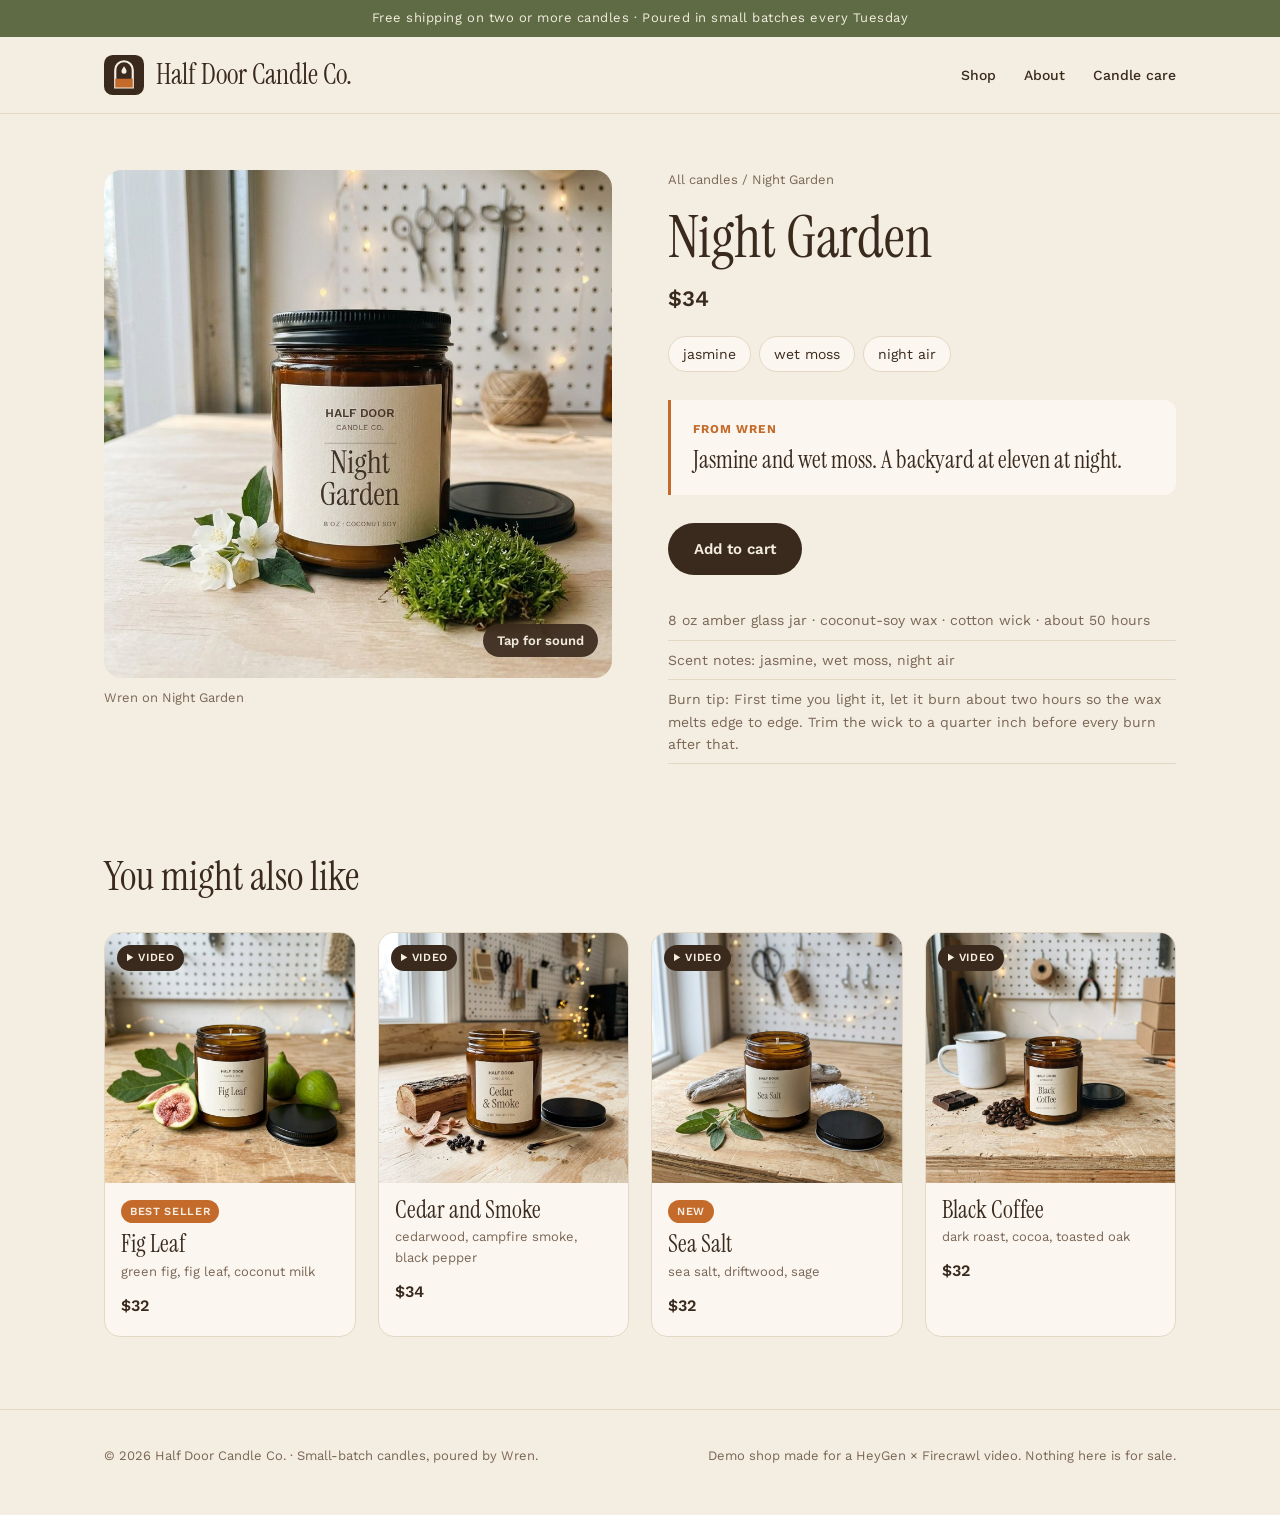
<file: candles/night-garden/index.html>
<!doctype html>
<html lang="en"><head><meta charset="utf-8"><meta name="viewport" content="width=device-width,initial-scale=1">
<title>Night Garden candle · Half Door Candle Co.</title><meta name="description" content="Night Garden: jasmine, wet moss, night air. Jasmine and wet moss. A backyard at eleven at night.">
<meta property="og:title" content="Night Garden candle · Half Door Candle Co."><meta property="og:description" content="Night Garden: jasmine, wet moss, night air. Jasmine and wet moss. A backyard at eleven at night.">
<meta property="og:image" content="../../img/night-garden.jpg"><meta property="og:site_name" content="Half Door Candle Co.">
<link rel="icon" href="../../logo.svg"><link rel="preconnect" href="https://fonts.googleapis.com"><link rel="preconnect" href="https://fonts.gstatic.com" crossorigin><link href="https://fonts.googleapis.com/css2?family=Instrument+Serif:ital@0;1&family=Work+Sans:wght@400;500;600&display=swap" rel="stylesheet"><link rel="stylesheet" href="../../style.css"><script type="application/ld+json">{"@context": "https://schema.org", "@type": "Product", "name": "Night Garden candle", "brand": {"@type": "Brand", "name": "Half Door Candle Co."}, "description": "Jasmine and wet moss. A backyard at eleven at night.", "image": "img/night-garden.jpg", "additionalProperty": [{"@type": "PropertyValue", "name": "Scent notes", "value": "jasmine, wet moss, night air"}], "offers": {"@type": "Offer", "price": 34, "priceCurrency": "USD"}}</script></head>
<body>
<div class="bar">Free shipping on two or more candles · Poured in small batches every Tuesday</div>
<header><div class="wrap"><a class="brand" href="../../index.html"><img src="../../logo.svg" alt="Half Door Candle Co. logo">Half Door Candle Co.</a>
<nav><a href="../../index.html#shop">Shop</a><a href="../../index.html#about">About</a><a href="../../index.html#care">Candle care</a></nav></div></header>
<main class="wrap">
<section class="product"><figure class="vid"><video src="../../videos/night-garden.mp4" poster="../../img/night-garden.jpg" autoplay muted loop playsinline preload="metadata"></video>
<button class="snd" type="button">Tap for sound</button><figcaption>Wren on Night Garden</figcaption></figure>
<div><div class="crumb"><a href="../../index.html#shop">All candles</a> / Night Garden</div>

<h1>Night Garden</h1><div class="price">$34</div>
<div class="notes"><span>jasmine</span><span>wet moss</span><span>night air</span></div>
<div class="from"><b>From Wren</b><p>Jasmine and wet moss. A backyard at eleven at night.</p></div>
<a class="btn" href="#">Add to cart</a>
<ul class="specs"><li>8 oz amber glass jar · coconut-soy wax · cotton wick · about 50 hours</li><li>Scent notes: jasmine, wet moss, night air</li><li>Burn tip: First time you light it, let it burn about two hours so the wax melts edge to edge. Trim the wick to a quarter inch before every burn after that.</li></ul></div></section>
<section><h2>You might also like</h2><div class="grid"><a class="card" href="../../candles/fig-leaf/"><img src="../../img/fig-leaf.jpg" alt="Fig Leaf candle in an amber jar" loading="lazy"><span class="play">▶ Video</span><div class="meta"><span class="badge">Best seller</span><br><h3>Fig Leaf</h3><div class="notes">green fig, fig leaf, coconut milk</div><div class="price">$32</div></div></a><a class="card" href="../../candles/cedar-and-smoke/"><img src="../../img/cedar-and-smoke.jpg" alt="Cedar and Smoke candle in an amber jar" loading="lazy"><span class="play">▶ Video</span><div class="meta"><h3>Cedar and Smoke</h3><div class="notes">cedarwood, campfire smoke, black pepper</div><div class="price">$34</div></div></a><a class="card" href="../../candles/sea-salt/"><img src="../../img/sea-salt.jpg" alt="Sea Salt candle in an amber jar" loading="lazy"><span class="play">▶ Video</span><div class="meta"><span class="badge">New</span><br><h3>Sea Salt</h3><div class="notes">sea salt, driftwood, sage</div><div class="price">$32</div></div></a><a class="card" href="../../candles/black-coffee/"><img src="../../img/black-coffee.jpg" alt="Black Coffee candle in an amber jar" loading="lazy"><span class="play">▶ Video</span><div class="meta"><h3>Black Coffee</h3><div class="notes">dark roast, cocoa, toasted oak</div><div class="price">$32</div></div></a></div></section></main>
<footer><div class="wrap"><span>© 2026 Half Door Candle Co. · Small-batch candles, poured by Wren.</span>
<span>Demo shop made for a HeyGen × Firecrawl video. Nothing here is for sale.</span></div></footer>
<script>document.querySelectorAll('.vid').forEach(f=>{const v=f.querySelector('video'),b=f.querySelector('.snd');
b.addEventListener('click',()=>{v.muted=!v.muted;if(!v.muted){v.currentTime=0;v.play()}b.textContent=v.muted?'Tap for sound':'Mute'})})</script>
</body></html>
</file>
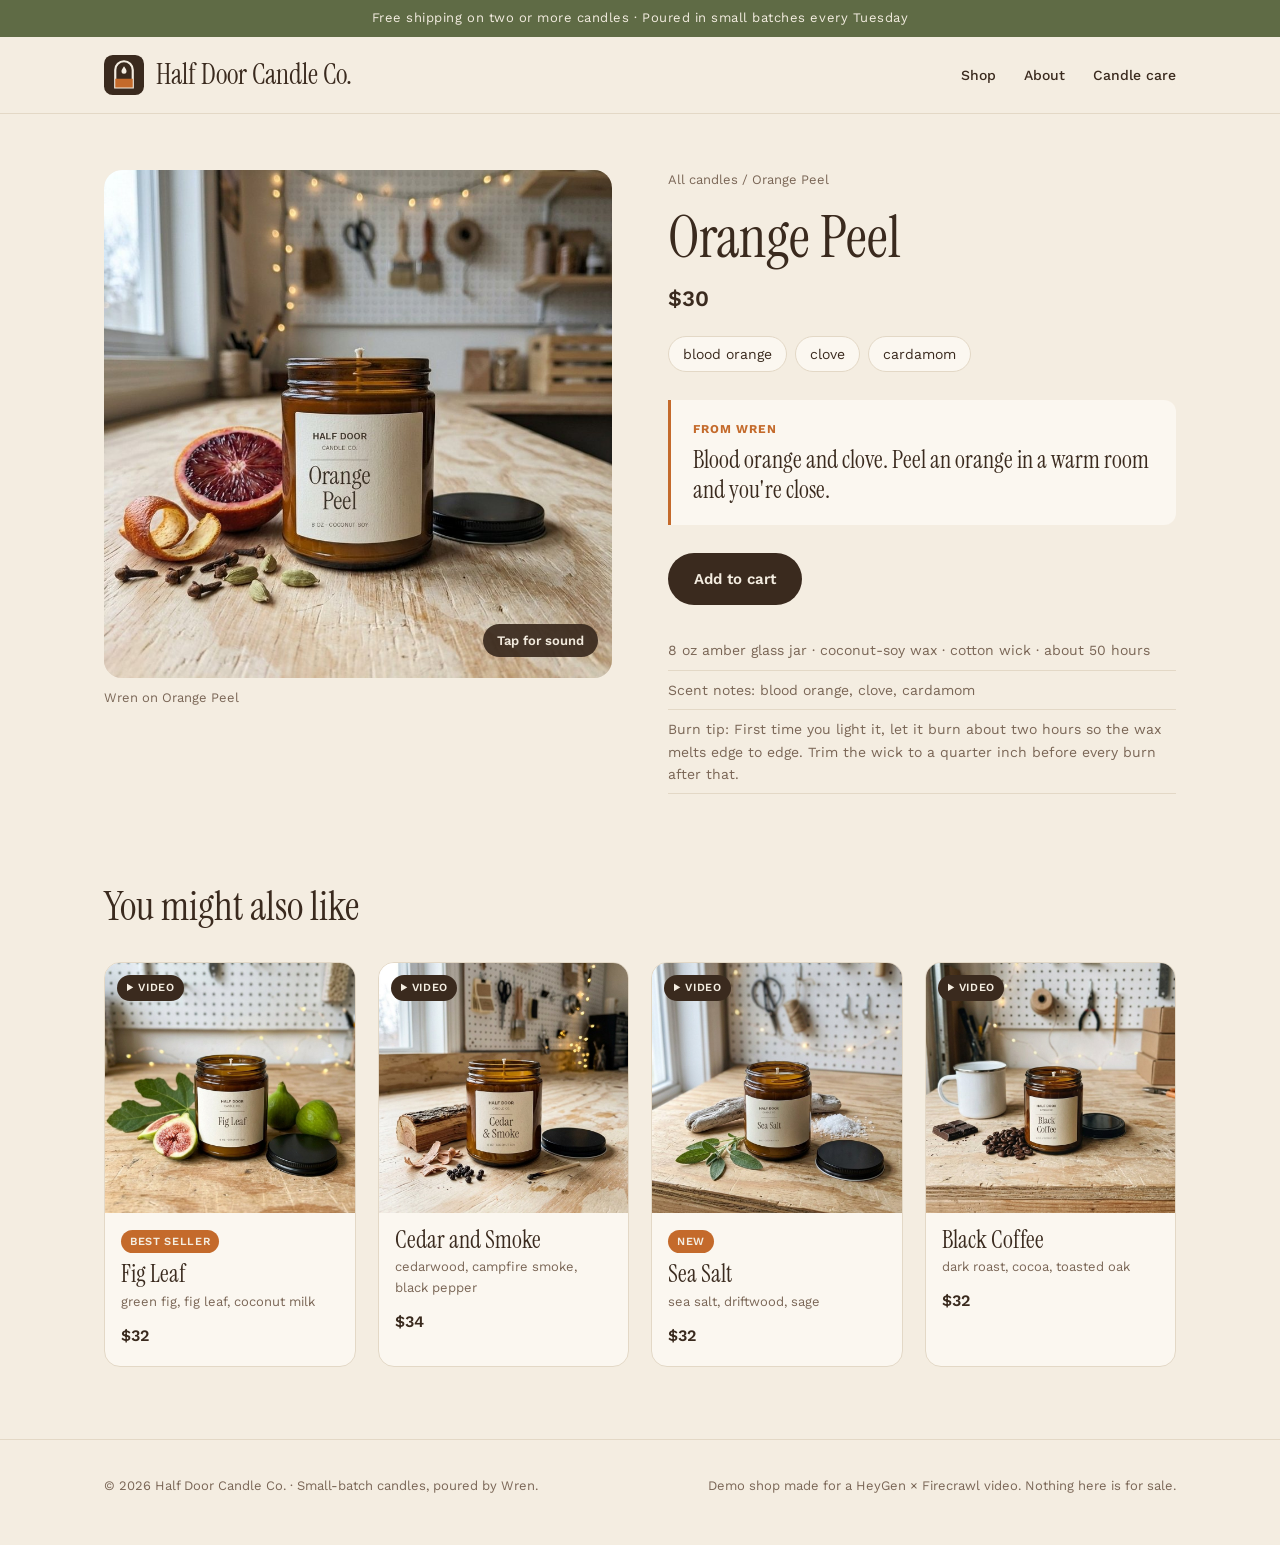
<file: candles/orange-peel/index.html>
<!doctype html>
<html lang="en"><head><meta charset="utf-8"><meta name="viewport" content="width=device-width,initial-scale=1">
<title>Orange Peel candle · Half Door Candle Co.</title><meta name="description" content="Orange Peel: blood orange, clove, cardamom. Blood orange and clove. Peel an orange in a warm room and you&#x27;re close.">
<meta property="og:title" content="Orange Peel candle · Half Door Candle Co."><meta property="og:description" content="Orange Peel: blood orange, clove, cardamom. Blood orange and clove. Peel an orange in a warm room and you&#x27;re close.">
<meta property="og:image" content="../../img/orange-peel.jpg"><meta property="og:site_name" content="Half Door Candle Co.">
<link rel="icon" href="../../logo.svg"><link rel="preconnect" href="https://fonts.googleapis.com"><link rel="preconnect" href="https://fonts.gstatic.com" crossorigin><link href="https://fonts.googleapis.com/css2?family=Instrument+Serif:ital@0;1&family=Work+Sans:wght@400;500;600&display=swap" rel="stylesheet"><link rel="stylesheet" href="../../style.css"><script type="application/ld+json">{"@context": "https://schema.org", "@type": "Product", "name": "Orange Peel candle", "brand": {"@type": "Brand", "name": "Half Door Candle Co."}, "description": "Blood orange and clove. Peel an orange in a warm room and you're close.", "image": "img/orange-peel.jpg", "additionalProperty": [{"@type": "PropertyValue", "name": "Scent notes", "value": "blood orange, clove, cardamom"}], "offers": {"@type": "Offer", "price": 30, "priceCurrency": "USD"}}</script></head>
<body>
<div class="bar">Free shipping on two or more candles · Poured in small batches every Tuesday</div>
<header><div class="wrap"><a class="brand" href="../../index.html"><img src="../../logo.svg" alt="Half Door Candle Co. logo">Half Door Candle Co.</a>
<nav><a href="../../index.html#shop">Shop</a><a href="../../index.html#about">About</a><a href="../../index.html#care">Candle care</a></nav></div></header>
<main class="wrap">
<section class="product"><figure class="vid"><video src="../../videos/orange-peel.mp4" poster="../../img/orange-peel.jpg" autoplay muted loop playsinline preload="metadata"></video>
<button class="snd" type="button">Tap for sound</button><figcaption>Wren on Orange Peel</figcaption></figure>
<div><div class="crumb"><a href="../../index.html#shop">All candles</a> / Orange Peel</div>

<h1>Orange Peel</h1><div class="price">$30</div>
<div class="notes"><span>blood orange</span><span>clove</span><span>cardamom</span></div>
<div class="from"><b>From Wren</b><p>Blood orange and clove. Peel an orange in a warm room and you're close.</p></div>
<a class="btn" href="#">Add to cart</a>
<ul class="specs"><li>8 oz amber glass jar · coconut-soy wax · cotton wick · about 50 hours</li><li>Scent notes: blood orange, clove, cardamom</li><li>Burn tip: First time you light it, let it burn about two hours so the wax melts edge to edge. Trim the wick to a quarter inch before every burn after that.</li></ul></div></section>
<section><h2>You might also like</h2><div class="grid"><a class="card" href="../../candles/fig-leaf/"><img src="../../img/fig-leaf.jpg" alt="Fig Leaf candle in an amber jar" loading="lazy"><span class="play">▶ Video</span><div class="meta"><span class="badge">Best seller</span><br><h3>Fig Leaf</h3><div class="notes">green fig, fig leaf, coconut milk</div><div class="price">$32</div></div></a><a class="card" href="../../candles/cedar-and-smoke/"><img src="../../img/cedar-and-smoke.jpg" alt="Cedar and Smoke candle in an amber jar" loading="lazy"><span class="play">▶ Video</span><div class="meta"><h3>Cedar and Smoke</h3><div class="notes">cedarwood, campfire smoke, black pepper</div><div class="price">$34</div></div></a><a class="card" href="../../candles/sea-salt/"><img src="../../img/sea-salt.jpg" alt="Sea Salt candle in an amber jar" loading="lazy"><span class="play">▶ Video</span><div class="meta"><span class="badge">New</span><br><h3>Sea Salt</h3><div class="notes">sea salt, driftwood, sage</div><div class="price">$32</div></div></a><a class="card" href="../../candles/black-coffee/"><img src="../../img/black-coffee.jpg" alt="Black Coffee candle in an amber jar" loading="lazy"><span class="play">▶ Video</span><div class="meta"><h3>Black Coffee</h3><div class="notes">dark roast, cocoa, toasted oak</div><div class="price">$32</div></div></a></div></section></main>
<footer><div class="wrap"><span>© 2026 Half Door Candle Co. · Small-batch candles, poured by Wren.</span>
<span>Demo shop made for a HeyGen × Firecrawl video. Nothing here is for sale.</span></div></footer>
<script>document.querySelectorAll('.vid').forEach(f=>{const v=f.querySelector('video'),b=f.querySelector('.snd');
b.addEventListener('click',()=>{v.muted=!v.muted;if(!v.muted){v.currentTime=0;v.play()}b.textContent=v.muted?'Tap for sound':'Mute'})})</script>
</body></html>
</file>
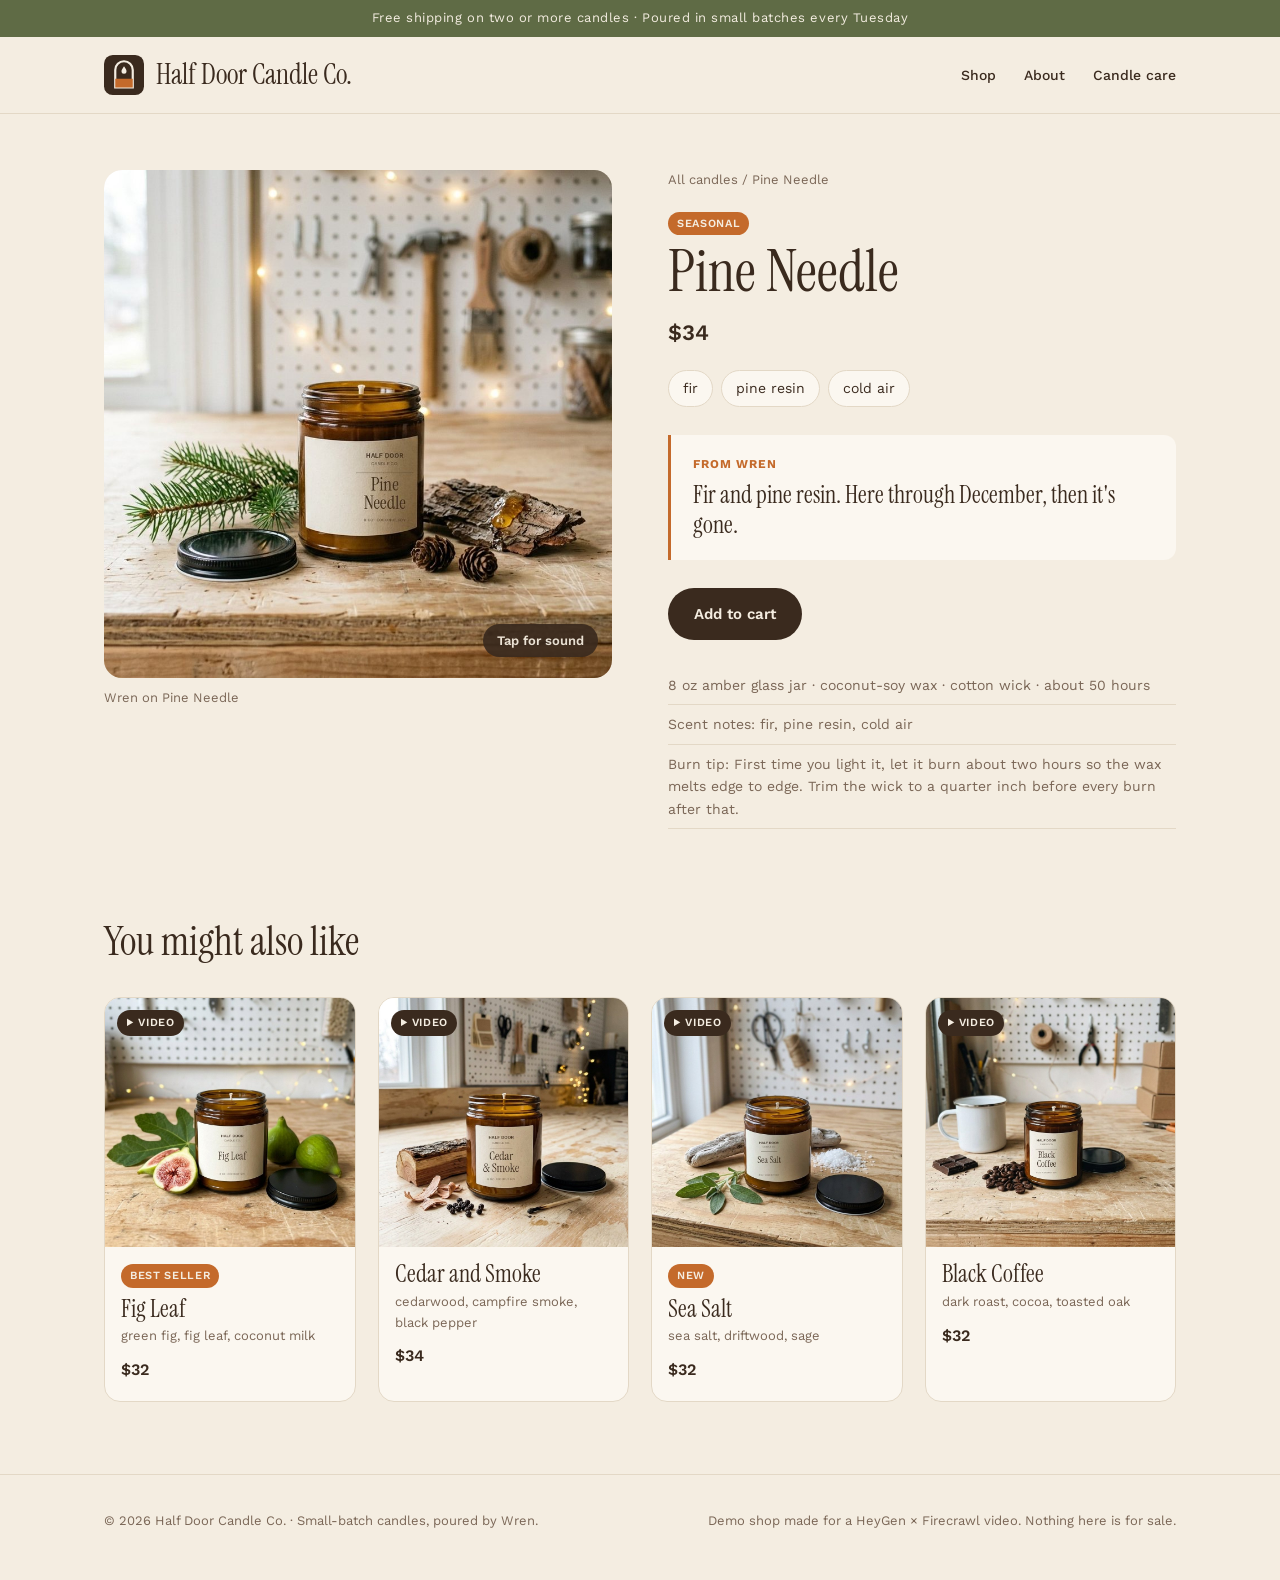
<file: candles/pine-needle/index.html>
<!doctype html>
<html lang="en"><head><meta charset="utf-8"><meta name="viewport" content="width=device-width,initial-scale=1">
<title>Pine Needle candle · Half Door Candle Co.</title><meta name="description" content="Pine Needle: fir, pine resin, cold air. Fir and pine resin. Here through December, then it&#x27;s gone.">
<meta property="og:title" content="Pine Needle candle · Half Door Candle Co."><meta property="og:description" content="Pine Needle: fir, pine resin, cold air. Fir and pine resin. Here through December, then it&#x27;s gone.">
<meta property="og:image" content="../../img/pine-needle.jpg"><meta property="og:site_name" content="Half Door Candle Co.">
<link rel="icon" href="../../logo.svg"><link rel="preconnect" href="https://fonts.googleapis.com"><link rel="preconnect" href="https://fonts.gstatic.com" crossorigin><link href="https://fonts.googleapis.com/css2?family=Instrument+Serif:ital@0;1&family=Work+Sans:wght@400;500;600&display=swap" rel="stylesheet"><link rel="stylesheet" href="../../style.css"><script type="application/ld+json">{"@context": "https://schema.org", "@type": "Product", "name": "Pine Needle candle", "brand": {"@type": "Brand", "name": "Half Door Candle Co."}, "description": "Fir and pine resin. Here through December, then it's gone.", "image": "img/pine-needle.jpg", "additionalProperty": [{"@type": "PropertyValue", "name": "Scent notes", "value": "fir, pine resin, cold air"}], "offers": {"@type": "Offer", "price": 34, "priceCurrency": "USD"}}</script></head>
<body>
<div class="bar">Free shipping on two or more candles · Poured in small batches every Tuesday</div>
<header><div class="wrap"><a class="brand" href="../../index.html"><img src="../../logo.svg" alt="Half Door Candle Co. logo">Half Door Candle Co.</a>
<nav><a href="../../index.html#shop">Shop</a><a href="../../index.html#about">About</a><a href="../../index.html#care">Candle care</a></nav></div></header>
<main class="wrap">
<section class="product"><figure class="vid"><video src="../../videos/pine-needle.mp4" poster="../../img/pine-needle.jpg" autoplay muted loop playsinline preload="metadata"></video>
<button class="snd" type="button">Tap for sound</button><figcaption>Wren on Pine Needle</figcaption></figure>
<div><div class="crumb"><a href="../../index.html#shop">All candles</a> / Pine Needle</div>
<span class="badge">Seasonal</span>
<h1>Pine Needle</h1><div class="price">$34</div>
<div class="notes"><span>fir</span><span>pine resin</span><span>cold air</span></div>
<div class="from"><b>From Wren</b><p>Fir and pine resin. Here through December, then it's gone.</p></div>
<a class="btn" href="#">Add to cart</a>
<ul class="specs"><li>8 oz amber glass jar · coconut-soy wax · cotton wick · about 50 hours</li><li>Scent notes: fir, pine resin, cold air</li><li>Burn tip: First time you light it, let it burn about two hours so the wax melts edge to edge. Trim the wick to a quarter inch before every burn after that.</li></ul></div></section>
<section><h2>You might also like</h2><div class="grid"><a class="card" href="../../candles/fig-leaf/"><img src="../../img/fig-leaf.jpg" alt="Fig Leaf candle in an amber jar" loading="lazy"><span class="play">▶ Video</span><div class="meta"><span class="badge">Best seller</span><br><h3>Fig Leaf</h3><div class="notes">green fig, fig leaf, coconut milk</div><div class="price">$32</div></div></a><a class="card" href="../../candles/cedar-and-smoke/"><img src="../../img/cedar-and-smoke.jpg" alt="Cedar and Smoke candle in an amber jar" loading="lazy"><span class="play">▶ Video</span><div class="meta"><h3>Cedar and Smoke</h3><div class="notes">cedarwood, campfire smoke, black pepper</div><div class="price">$34</div></div></a><a class="card" href="../../candles/sea-salt/"><img src="../../img/sea-salt.jpg" alt="Sea Salt candle in an amber jar" loading="lazy"><span class="play">▶ Video</span><div class="meta"><span class="badge">New</span><br><h3>Sea Salt</h3><div class="notes">sea salt, driftwood, sage</div><div class="price">$32</div></div></a><a class="card" href="../../candles/black-coffee/"><img src="../../img/black-coffee.jpg" alt="Black Coffee candle in an amber jar" loading="lazy"><span class="play">▶ Video</span><div class="meta"><h3>Black Coffee</h3><div class="notes">dark roast, cocoa, toasted oak</div><div class="price">$32</div></div></a></div></section></main>
<footer><div class="wrap"><span>© 2026 Half Door Candle Co. · Small-batch candles, poured by Wren.</span>
<span>Demo shop made for a HeyGen × Firecrawl video. Nothing here is for sale.</span></div></footer>
<script>document.querySelectorAll('.vid').forEach(f=>{const v=f.querySelector('video'),b=f.querySelector('.snd');
b.addEventListener('click',()=>{v.muted=!v.muted;if(!v.muted){v.currentTime=0;v.play()}b.textContent=v.muted?'Tap for sound':'Mute'})})</script>
</body></html>
</file>
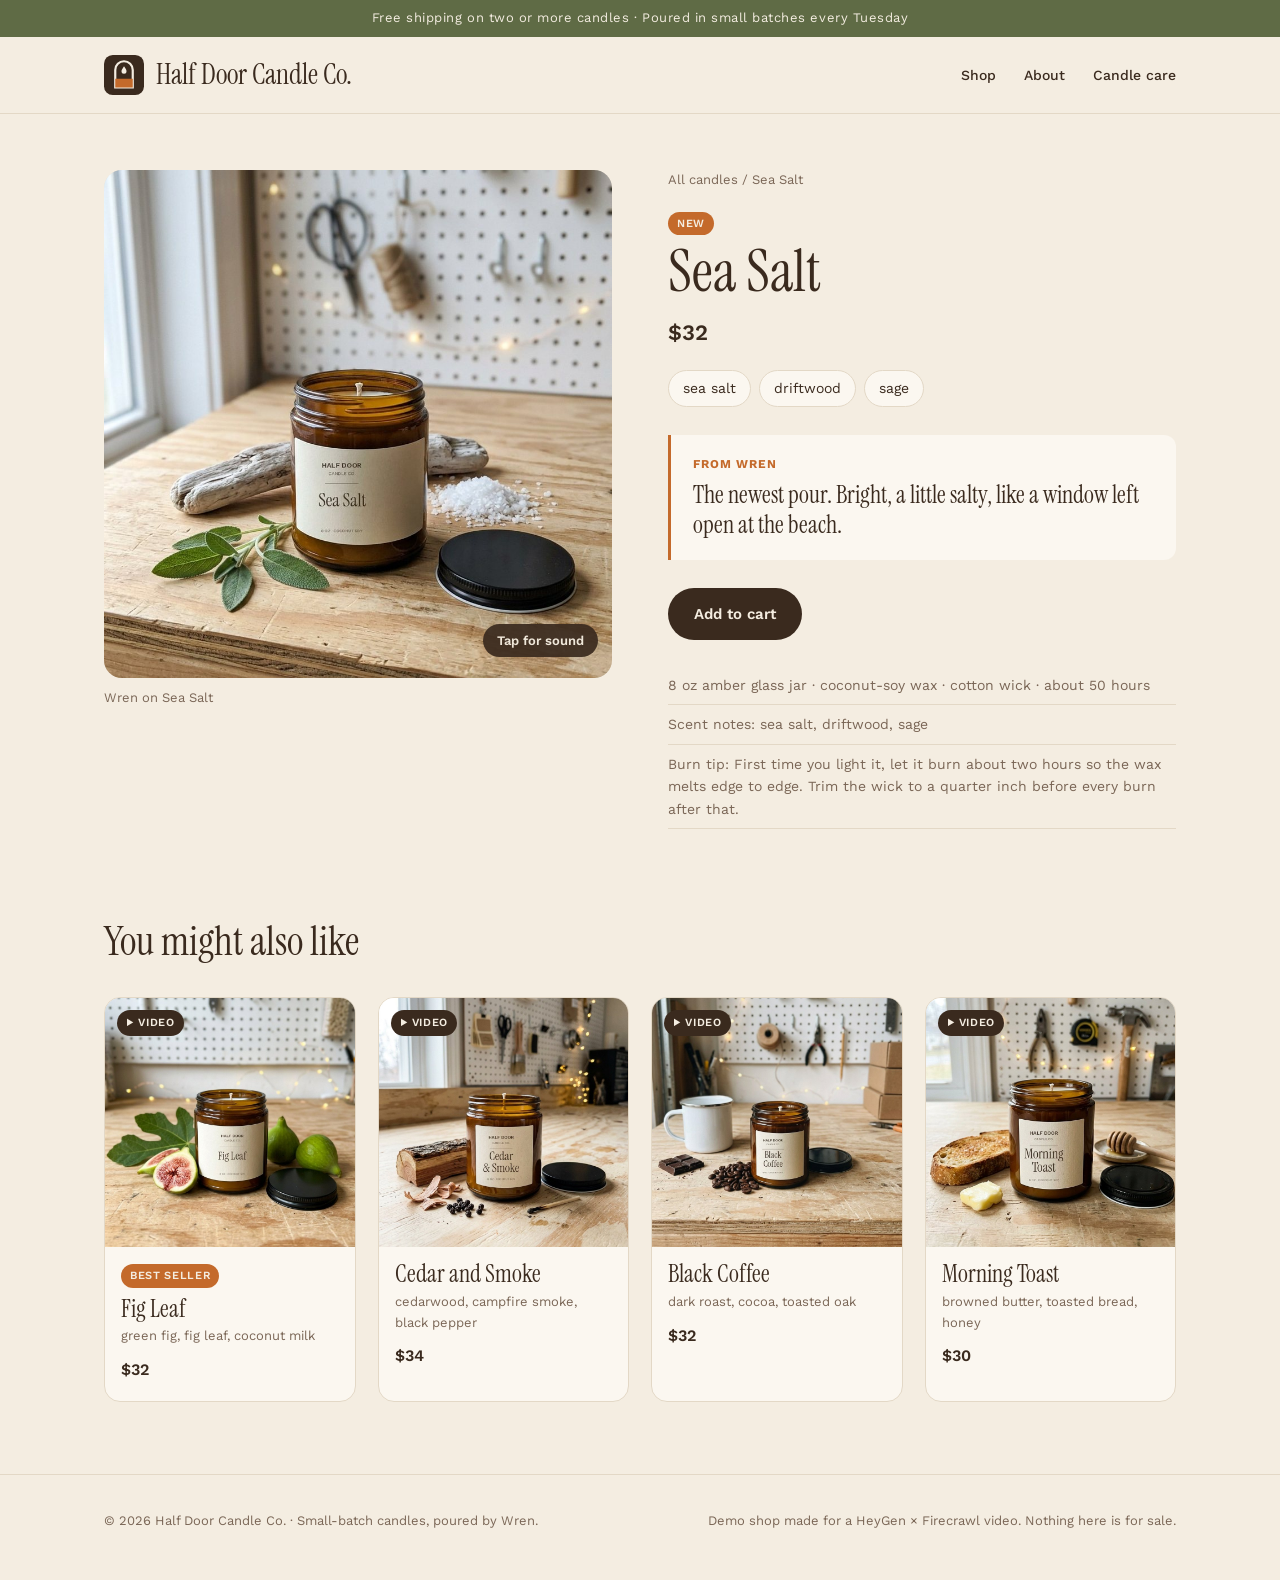
<file: candles/sea-salt/index.html>
<!doctype html>
<html lang="en"><head><meta charset="utf-8"><meta name="viewport" content="width=device-width,initial-scale=1">
<title>Sea Salt candle · Half Door Candle Co.</title><meta name="description" content="Sea Salt: sea salt, driftwood, sage. The newest pour. Bright, a little salty, like a window left open at the beach.">
<meta property="og:title" content="Sea Salt candle · Half Door Candle Co."><meta property="og:description" content="Sea Salt: sea salt, driftwood, sage. The newest pour. Bright, a little salty, like a window left open at the beach.">
<meta property="og:image" content="../../img/sea-salt.jpg"><meta property="og:site_name" content="Half Door Candle Co.">
<link rel="icon" href="../../logo.svg"><link rel="preconnect" href="https://fonts.googleapis.com"><link rel="preconnect" href="https://fonts.gstatic.com" crossorigin><link href="https://fonts.googleapis.com/css2?family=Instrument+Serif:ital@0;1&family=Work+Sans:wght@400;500;600&display=swap" rel="stylesheet"><link rel="stylesheet" href="../../style.css"><script type="application/ld+json">{"@context": "https://schema.org", "@type": "Product", "name": "Sea Salt candle", "brand": {"@type": "Brand", "name": "Half Door Candle Co."}, "description": "The newest pour. Bright, a little salty, like a window left open at the beach.", "image": "img/sea-salt.jpg", "additionalProperty": [{"@type": "PropertyValue", "name": "Scent notes", "value": "sea salt, driftwood, sage"}], "offers": {"@type": "Offer", "price": 32, "priceCurrency": "USD"}}</script></head>
<body>
<div class="bar">Free shipping on two or more candles · Poured in small batches every Tuesday</div>
<header><div class="wrap"><a class="brand" href="../../index.html"><img src="../../logo.svg" alt="Half Door Candle Co. logo">Half Door Candle Co.</a>
<nav><a href="../../index.html#shop">Shop</a><a href="../../index.html#about">About</a><a href="../../index.html#care">Candle care</a></nav></div></header>
<main class="wrap">
<section class="product"><figure class="vid"><video src="../../videos/sea-salt.mp4" poster="../../img/sea-salt.jpg" autoplay muted loop playsinline preload="metadata"></video>
<button class="snd" type="button">Tap for sound</button><figcaption>Wren on Sea Salt</figcaption></figure>
<div><div class="crumb"><a href="../../index.html#shop">All candles</a> / Sea Salt</div>
<span class="badge">New</span>
<h1>Sea Salt</h1><div class="price">$32</div>
<div class="notes"><span>sea salt</span><span>driftwood</span><span>sage</span></div>
<div class="from"><b>From Wren</b><p>The newest pour. Bright, a little salty, like a window left open at the beach.</p></div>
<a class="btn" href="#">Add to cart</a>
<ul class="specs"><li>8 oz amber glass jar · coconut-soy wax · cotton wick · about 50 hours</li><li>Scent notes: sea salt, driftwood, sage</li><li>Burn tip: First time you light it, let it burn about two hours so the wax melts edge to edge. Trim the wick to a quarter inch before every burn after that.</li></ul></div></section>
<section><h2>You might also like</h2><div class="grid"><a class="card" href="../../candles/fig-leaf/"><img src="../../img/fig-leaf.jpg" alt="Fig Leaf candle in an amber jar" loading="lazy"><span class="play">▶ Video</span><div class="meta"><span class="badge">Best seller</span><br><h3>Fig Leaf</h3><div class="notes">green fig, fig leaf, coconut milk</div><div class="price">$32</div></div></a><a class="card" href="../../candles/cedar-and-smoke/"><img src="../../img/cedar-and-smoke.jpg" alt="Cedar and Smoke candle in an amber jar" loading="lazy"><span class="play">▶ Video</span><div class="meta"><h3>Cedar and Smoke</h3><div class="notes">cedarwood, campfire smoke, black pepper</div><div class="price">$34</div></div></a><a class="card" href="../../candles/black-coffee/"><img src="../../img/black-coffee.jpg" alt="Black Coffee candle in an amber jar" loading="lazy"><span class="play">▶ Video</span><div class="meta"><h3>Black Coffee</h3><div class="notes">dark roast, cocoa, toasted oak</div><div class="price">$32</div></div></a><a class="card" href="../../candles/morning-toast/"><img src="../../img/morning-toast.jpg" alt="Morning Toast candle in an amber jar" loading="lazy"><span class="play">▶ Video</span><div class="meta"><h3>Morning Toast</h3><div class="notes">browned butter, toasted bread, honey</div><div class="price">$30</div></div></a></div></section></main>
<footer><div class="wrap"><span>© 2026 Half Door Candle Co. · Small-batch candles, poured by Wren.</span>
<span>Demo shop made for a HeyGen × Firecrawl video. Nothing here is for sale.</span></div></footer>
<script>document.querySelectorAll('.vid').forEach(f=>{const v=f.querySelector('video'),b=f.querySelector('.snd');
b.addEventListener('click',()=>{v.muted=!v.muted;if(!v.muted){v.currentTime=0;v.play()}b.textContent=v.muted?'Tap for sound':'Mute'})})</script>
</body></html>
</file>
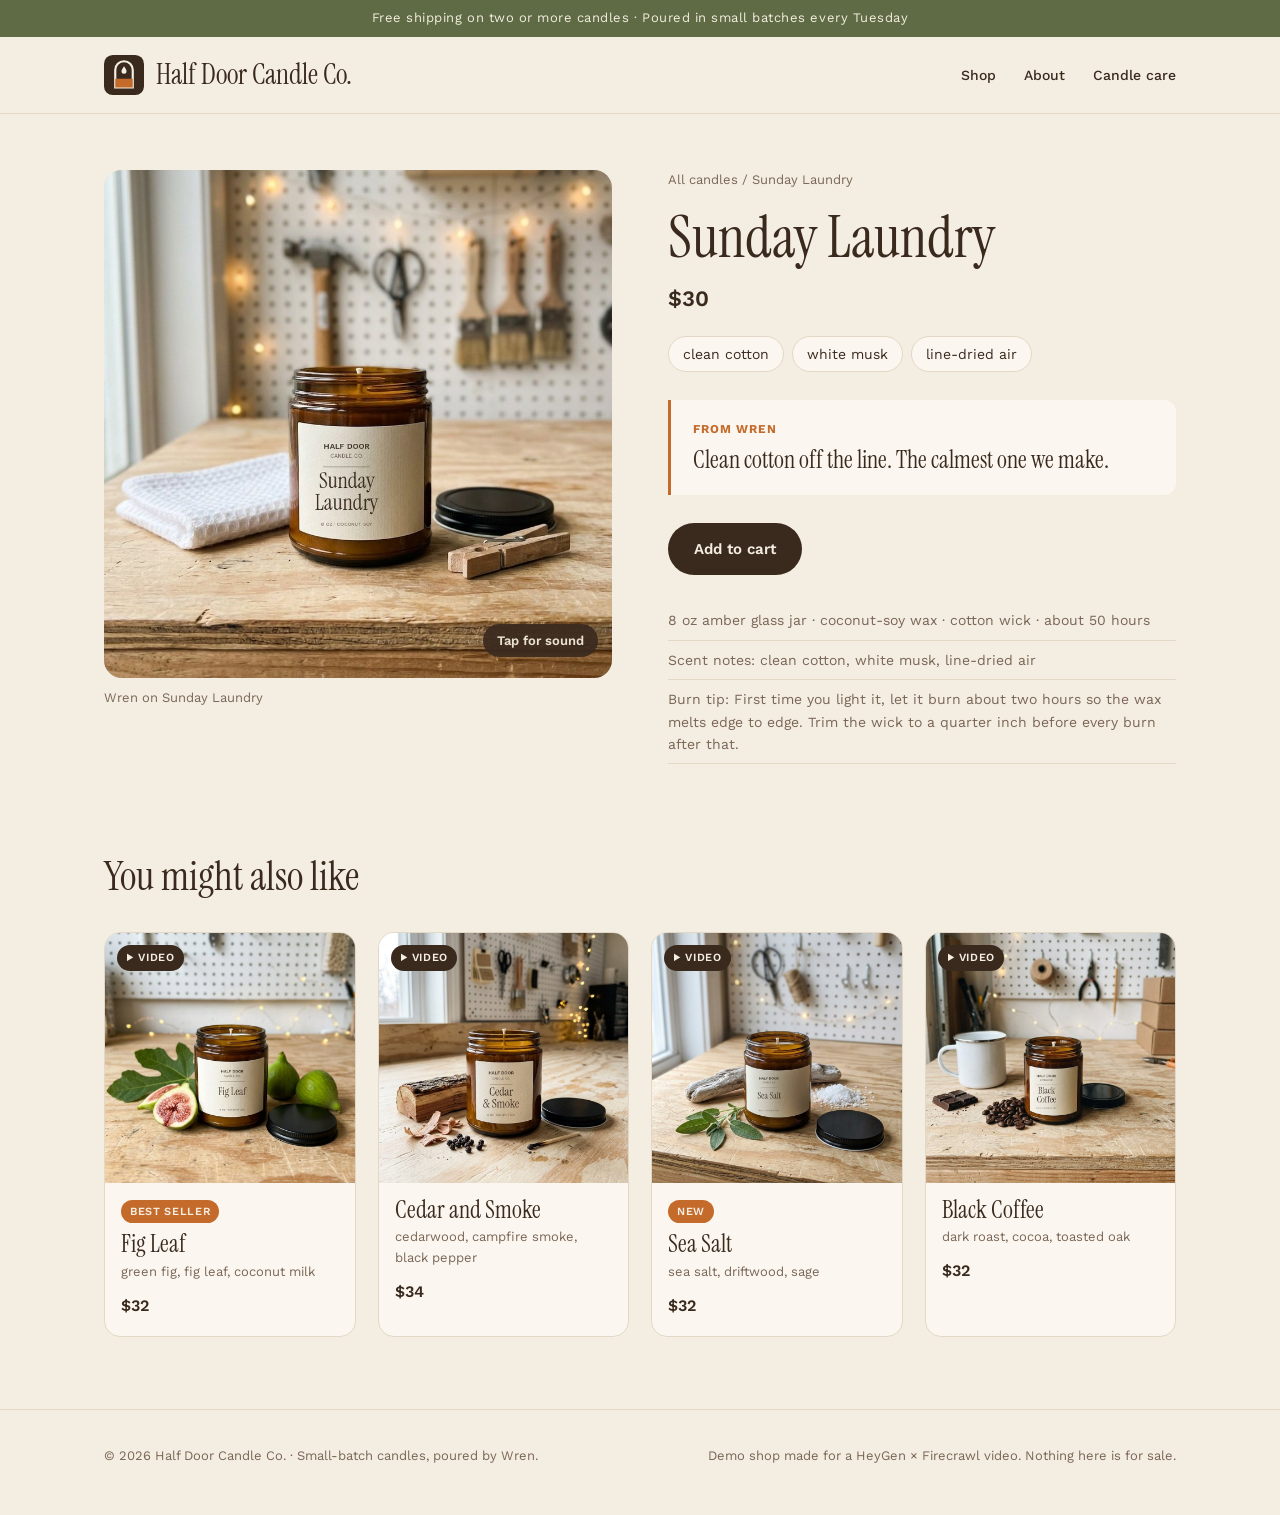
<file: candles/sunday-laundry/index.html>
<!doctype html>
<html lang="en"><head><meta charset="utf-8"><meta name="viewport" content="width=device-width,initial-scale=1">
<title>Sunday Laundry candle · Half Door Candle Co.</title><meta name="description" content="Sunday Laundry: clean cotton, white musk, line-dried air. Clean cotton off the line. The calmest one we make.">
<meta property="og:title" content="Sunday Laundry candle · Half Door Candle Co."><meta property="og:description" content="Sunday Laundry: clean cotton, white musk, line-dried air. Clean cotton off the line. The calmest one we make.">
<meta property="og:image" content="../../img/sunday-laundry.jpg"><meta property="og:site_name" content="Half Door Candle Co.">
<link rel="icon" href="../../logo.svg"><link rel="preconnect" href="https://fonts.googleapis.com"><link rel="preconnect" href="https://fonts.gstatic.com" crossorigin><link href="https://fonts.googleapis.com/css2?family=Instrument+Serif:ital@0;1&family=Work+Sans:wght@400;500;600&display=swap" rel="stylesheet"><link rel="stylesheet" href="../../style.css"><script type="application/ld+json">{"@context": "https://schema.org", "@type": "Product", "name": "Sunday Laundry candle", "brand": {"@type": "Brand", "name": "Half Door Candle Co."}, "description": "Clean cotton off the line. The calmest one we make.", "image": "img/sunday-laundry.jpg", "additionalProperty": [{"@type": "PropertyValue", "name": "Scent notes", "value": "clean cotton, white musk, line-dried air"}], "offers": {"@type": "Offer", "price": 30, "priceCurrency": "USD"}}</script></head>
<body>
<div class="bar">Free shipping on two or more candles · Poured in small batches every Tuesday</div>
<header><div class="wrap"><a class="brand" href="../../index.html"><img src="../../logo.svg" alt="Half Door Candle Co. logo">Half Door Candle Co.</a>
<nav><a href="../../index.html#shop">Shop</a><a href="../../index.html#about">About</a><a href="../../index.html#care">Candle care</a></nav></div></header>
<main class="wrap">
<section class="product"><figure class="vid"><video src="../../videos/sunday-laundry.mp4" poster="../../img/sunday-laundry.jpg" autoplay muted loop playsinline preload="metadata"></video>
<button class="snd" type="button">Tap for sound</button><figcaption>Wren on Sunday Laundry</figcaption></figure>
<div><div class="crumb"><a href="../../index.html#shop">All candles</a> / Sunday Laundry</div>

<h1>Sunday Laundry</h1><div class="price">$30</div>
<div class="notes"><span>clean cotton</span><span>white musk</span><span>line-dried air</span></div>
<div class="from"><b>From Wren</b><p>Clean cotton off the line. The calmest one we make.</p></div>
<a class="btn" href="#">Add to cart</a>
<ul class="specs"><li>8 oz amber glass jar · coconut-soy wax · cotton wick · about 50 hours</li><li>Scent notes: clean cotton, white musk, line-dried air</li><li>Burn tip: First time you light it, let it burn about two hours so the wax melts edge to edge. Trim the wick to a quarter inch before every burn after that.</li></ul></div></section>
<section><h2>You might also like</h2><div class="grid"><a class="card" href="../../candles/fig-leaf/"><img src="../../img/fig-leaf.jpg" alt="Fig Leaf candle in an amber jar" loading="lazy"><span class="play">▶ Video</span><div class="meta"><span class="badge">Best seller</span><br><h3>Fig Leaf</h3><div class="notes">green fig, fig leaf, coconut milk</div><div class="price">$32</div></div></a><a class="card" href="../../candles/cedar-and-smoke/"><img src="../../img/cedar-and-smoke.jpg" alt="Cedar and Smoke candle in an amber jar" loading="lazy"><span class="play">▶ Video</span><div class="meta"><h3>Cedar and Smoke</h3><div class="notes">cedarwood, campfire smoke, black pepper</div><div class="price">$34</div></div></a><a class="card" href="../../candles/sea-salt/"><img src="../../img/sea-salt.jpg" alt="Sea Salt candle in an amber jar" loading="lazy"><span class="play">▶ Video</span><div class="meta"><span class="badge">New</span><br><h3>Sea Salt</h3><div class="notes">sea salt, driftwood, sage</div><div class="price">$32</div></div></a><a class="card" href="../../candles/black-coffee/"><img src="../../img/black-coffee.jpg" alt="Black Coffee candle in an amber jar" loading="lazy"><span class="play">▶ Video</span><div class="meta"><h3>Black Coffee</h3><div class="notes">dark roast, cocoa, toasted oak</div><div class="price">$32</div></div></a></div></section></main>
<footer><div class="wrap"><span>© 2026 Half Door Candle Co. · Small-batch candles, poured by Wren.</span>
<span>Demo shop made for a HeyGen × Firecrawl video. Nothing here is for sale.</span></div></footer>
<script>document.querySelectorAll('.vid').forEach(f=>{const v=f.querySelector('video'),b=f.querySelector('.snd');
b.addEventListener('click',()=>{v.muted=!v.muted;if(!v.muted){v.currentTime=0;v.play()}b.textContent=v.muted?'Tap for sound':'Mute'})})</script>
</body></html>
</file>
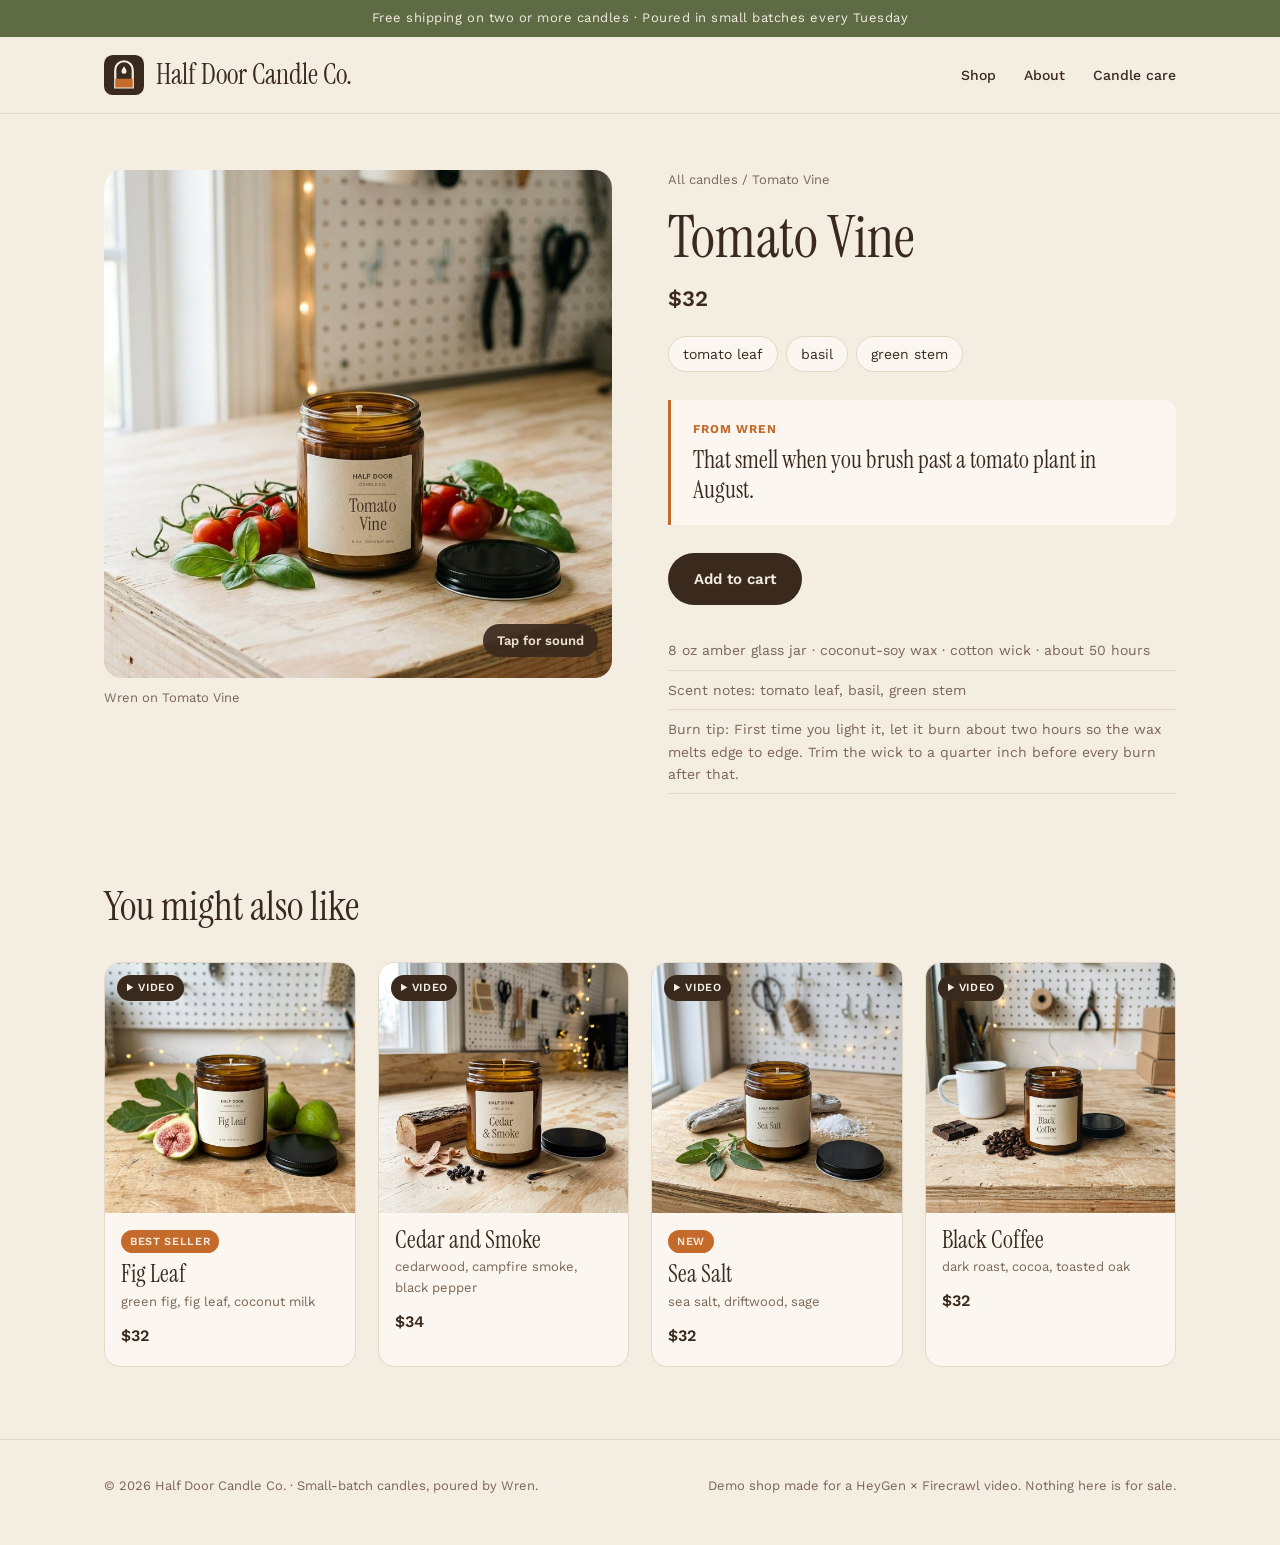
<file: candles/tomato-vine/index.html>
<!doctype html>
<html lang="en"><head><meta charset="utf-8"><meta name="viewport" content="width=device-width,initial-scale=1">
<title>Tomato Vine candle · Half Door Candle Co.</title><meta name="description" content="Tomato Vine: tomato leaf, basil, green stem. That smell when you brush past a tomato plant in August.">
<meta property="og:title" content="Tomato Vine candle · Half Door Candle Co."><meta property="og:description" content="Tomato Vine: tomato leaf, basil, green stem. That smell when you brush past a tomato plant in August.">
<meta property="og:image" content="../../img/tomato-vine.jpg"><meta property="og:site_name" content="Half Door Candle Co.">
<link rel="icon" href="../../logo.svg"><link rel="preconnect" href="https://fonts.googleapis.com"><link rel="preconnect" href="https://fonts.gstatic.com" crossorigin><link href="https://fonts.googleapis.com/css2?family=Instrument+Serif:ital@0;1&family=Work+Sans:wght@400;500;600&display=swap" rel="stylesheet"><link rel="stylesheet" href="../../style.css"><script type="application/ld+json">{"@context": "https://schema.org", "@type": "Product", "name": "Tomato Vine candle", "brand": {"@type": "Brand", "name": "Half Door Candle Co."}, "description": "That smell when you brush past a tomato plant in August.", "image": "img/tomato-vine.jpg", "additionalProperty": [{"@type": "PropertyValue", "name": "Scent notes", "value": "tomato leaf, basil, green stem"}], "offers": {"@type": "Offer", "price": 32, "priceCurrency": "USD"}}</script></head>
<body>
<div class="bar">Free shipping on two or more candles · Poured in small batches every Tuesday</div>
<header><div class="wrap"><a class="brand" href="../../index.html"><img src="../../logo.svg" alt="Half Door Candle Co. logo">Half Door Candle Co.</a>
<nav><a href="../../index.html#shop">Shop</a><a href="../../index.html#about">About</a><a href="../../index.html#care">Candle care</a></nav></div></header>
<main class="wrap">
<section class="product"><figure class="vid"><video src="../../videos/tomato-vine.mp4" poster="../../img/tomato-vine.jpg" autoplay muted loop playsinline preload="metadata"></video>
<button class="snd" type="button">Tap for sound</button><figcaption>Wren on Tomato Vine</figcaption></figure>
<div><div class="crumb"><a href="../../index.html#shop">All candles</a> / Tomato Vine</div>

<h1>Tomato Vine</h1><div class="price">$32</div>
<div class="notes"><span>tomato leaf</span><span>basil</span><span>green stem</span></div>
<div class="from"><b>From Wren</b><p>That smell when you brush past a tomato plant in August.</p></div>
<a class="btn" href="#">Add to cart</a>
<ul class="specs"><li>8 oz amber glass jar · coconut-soy wax · cotton wick · about 50 hours</li><li>Scent notes: tomato leaf, basil, green stem</li><li>Burn tip: First time you light it, let it burn about two hours so the wax melts edge to edge. Trim the wick to a quarter inch before every burn after that.</li></ul></div></section>
<section><h2>You might also like</h2><div class="grid"><a class="card" href="../../candles/fig-leaf/"><img src="../../img/fig-leaf.jpg" alt="Fig Leaf candle in an amber jar" loading="lazy"><span class="play">▶ Video</span><div class="meta"><span class="badge">Best seller</span><br><h3>Fig Leaf</h3><div class="notes">green fig, fig leaf, coconut milk</div><div class="price">$32</div></div></a><a class="card" href="../../candles/cedar-and-smoke/"><img src="../../img/cedar-and-smoke.jpg" alt="Cedar and Smoke candle in an amber jar" loading="lazy"><span class="play">▶ Video</span><div class="meta"><h3>Cedar and Smoke</h3><div class="notes">cedarwood, campfire smoke, black pepper</div><div class="price">$34</div></div></a><a class="card" href="../../candles/sea-salt/"><img src="../../img/sea-salt.jpg" alt="Sea Salt candle in an amber jar" loading="lazy"><span class="play">▶ Video</span><div class="meta"><span class="badge">New</span><br><h3>Sea Salt</h3><div class="notes">sea salt, driftwood, sage</div><div class="price">$32</div></div></a><a class="card" href="../../candles/black-coffee/"><img src="../../img/black-coffee.jpg" alt="Black Coffee candle in an amber jar" loading="lazy"><span class="play">▶ Video</span><div class="meta"><h3>Black Coffee</h3><div class="notes">dark roast, cocoa, toasted oak</div><div class="price">$32</div></div></a></div></section></main>
<footer><div class="wrap"><span>© 2026 Half Door Candle Co. · Small-batch candles, poured by Wren.</span>
<span>Demo shop made for a HeyGen × Firecrawl video. Nothing here is for sale.</span></div></footer>
<script>document.querySelectorAll('.vid').forEach(f=>{const v=f.querySelector('video'),b=f.querySelector('.snd');
b.addEventListener('click',()=>{v.muted=!v.muted;if(!v.muted){v.currentTime=0;v.play()}b.textContent=v.muted?'Tap for sound':'Mute'})})</script>
</body></html>
</file>
<file: style.css>
:root{--paper:#F4EDE1;--card:#FBF7F0;--ink:#3A2A1E;--soft:#7A6656;--amber:#C46A2B;--moss:#5F6B45;--line:#E3D8C6}
*{box-sizing:border-box;margin:0;padding:0}
body{background:var(--paper);color:var(--ink);font:16px/1.6 'Work Sans',system-ui,sans-serif}
a{color:inherit;text-decoration:none}
.wrap{max-width:1120px;margin:0 auto;padding:0 24px}
.bar{background:var(--moss);color:var(--paper);text-align:center;font-size:13px;letter-spacing:.04em;padding:8px 16px}
header{border-bottom:1px solid var(--line)}
header .wrap{display:flex;align-items:center;justify-content:space-between;height:76px}
.brand{display:flex;align-items:center;gap:12px;font-family:'Instrument Serif',serif;font-size:28px;line-height:1}
.brand img{width:40px;height:40px}
nav{display:flex;gap:28px;font-size:14px;font-weight:500}
nav a:hover{color:var(--amber)}
.hero{padding:72px 0 48px;display:grid;grid-template-columns:1.1fr .9fr;gap:48px;align-items:center}
.hero h1{font-family:'Instrument Serif',serif;font-weight:400;font-size:64px;line-height:1.02;letter-spacing:-.01em}
.hero h1 em{color:var(--amber)}
.hero p{margin-top:20px;font-size:18px;color:var(--soft);max-width:30em}
.btn{display:inline-block;margin-top:28px;background:var(--ink);color:var(--paper);padding:14px 26px;border-radius:999px;font-weight:600;font-size:15px}
.btn:hover{background:var(--amber)}
.hero img{width:100%;border-radius:18px;display:block}
h2{font-family:'Instrument Serif',serif;font-weight:400;font-size:40px;margin-bottom:24px}
.grid{display:grid;grid-template-columns:repeat(4,1fr);gap:22px;padding-bottom:72px}
.card{background:var(--card);border:1px solid var(--line);border-radius:16px;overflow:hidden;transition:transform .2s}
.card:hover{transform:translateY(-3px)}
.card img{width:100%;aspect-ratio:1;object-fit:cover;display:block}
.card .meta{padding:14px 16px 18px}
.card h3{font-family:'Instrument Serif',serif;font-weight:400;font-size:24px;line-height:1.1}
.card .notes{font-size:13px;color:var(--soft);margin-top:4px}
.card .price{margin-top:10px;font-weight:600}
.badge{display:inline-block;font-size:11px;font-weight:600;letter-spacing:.06em;text-transform:uppercase;color:var(--paper);background:var(--amber);padding:3px 9px;border-radius:999px;margin-bottom:8px}
.about{display:grid;grid-template-columns:.8fr 1.2fr;gap:56px;align-items:center;padding:72px 0;border-top:1px solid var(--line)}
.about img{width:100%;border-radius:18px;display:block}
.about p{color:var(--soft);font-size:17px;margin-top:14px}
.product{display:grid;grid-template-columns:1fr 1fr;gap:56px;padding:56px 0 80px}
.product img{width:100%;border-radius:18px;display:block}
.vid{position:relative;margin:0;align-self:start}
.vid video{width:100%;aspect-ratio:1;object-fit:cover;object-position:50% 28%;border-radius:18px;display:block;background:#E9DFCF}
.snd{position:absolute;right:14px;bottom:52px;border:0;cursor:pointer;background:var(--ink);color:var(--paper);font:600 13px 'Work Sans',sans-serif;padding:9px 14px;border-radius:999px;opacity:.92}
.vid figcaption{margin-top:10px;font-size:13px;color:var(--soft)}
.card .play{position:absolute;left:12px;top:12px;background:var(--ink);color:var(--paper);font-size:11px;font-weight:600;letter-spacing:.06em;text-transform:uppercase;padding:4px 9px;border-radius:999px}
.card{position:relative}
.crumb{font-size:13px;color:var(--soft);margin-bottom:18px}
.product h1{font-family:'Instrument Serif',serif;font-weight:400;font-size:58px;line-height:1}
.product .price{font-size:22px;font-weight:600;margin-top:14px}
.product .notes{display:flex;gap:8px;flex-wrap:wrap;margin-top:20px}
.product .notes span{border:1px solid var(--line);background:var(--card);border-radius:999px;padding:6px 14px;font-size:14px}
.from{margin-top:28px;padding:20px 22px;background:var(--card);border-left:3px solid var(--amber);border-radius:0 12px 12px 0}
.from b{display:block;font-size:12px;letter-spacing:.08em;text-transform:uppercase;color:var(--amber);margin-bottom:6px}
.from p{font-family:'Instrument Serif',serif;font-size:24px;line-height:1.25}
.specs{margin-top:26px;font-size:14px;color:var(--soft)}
.specs li{list-style:none;padding:8px 0;border-bottom:1px solid var(--line)}
footer{border-top:1px solid var(--line);padding:36px 0 48px;font-size:13px;color:var(--soft)}
footer .wrap{display:flex;justify-content:space-between;gap:24px;flex-wrap:wrap}
@media (max-width:860px){.hero,.about,.product{grid-template-columns:1fr}.grid{grid-template-columns:repeat(2,1fr)}.hero h1{font-size:46px}nav{display:none}}
</file>
